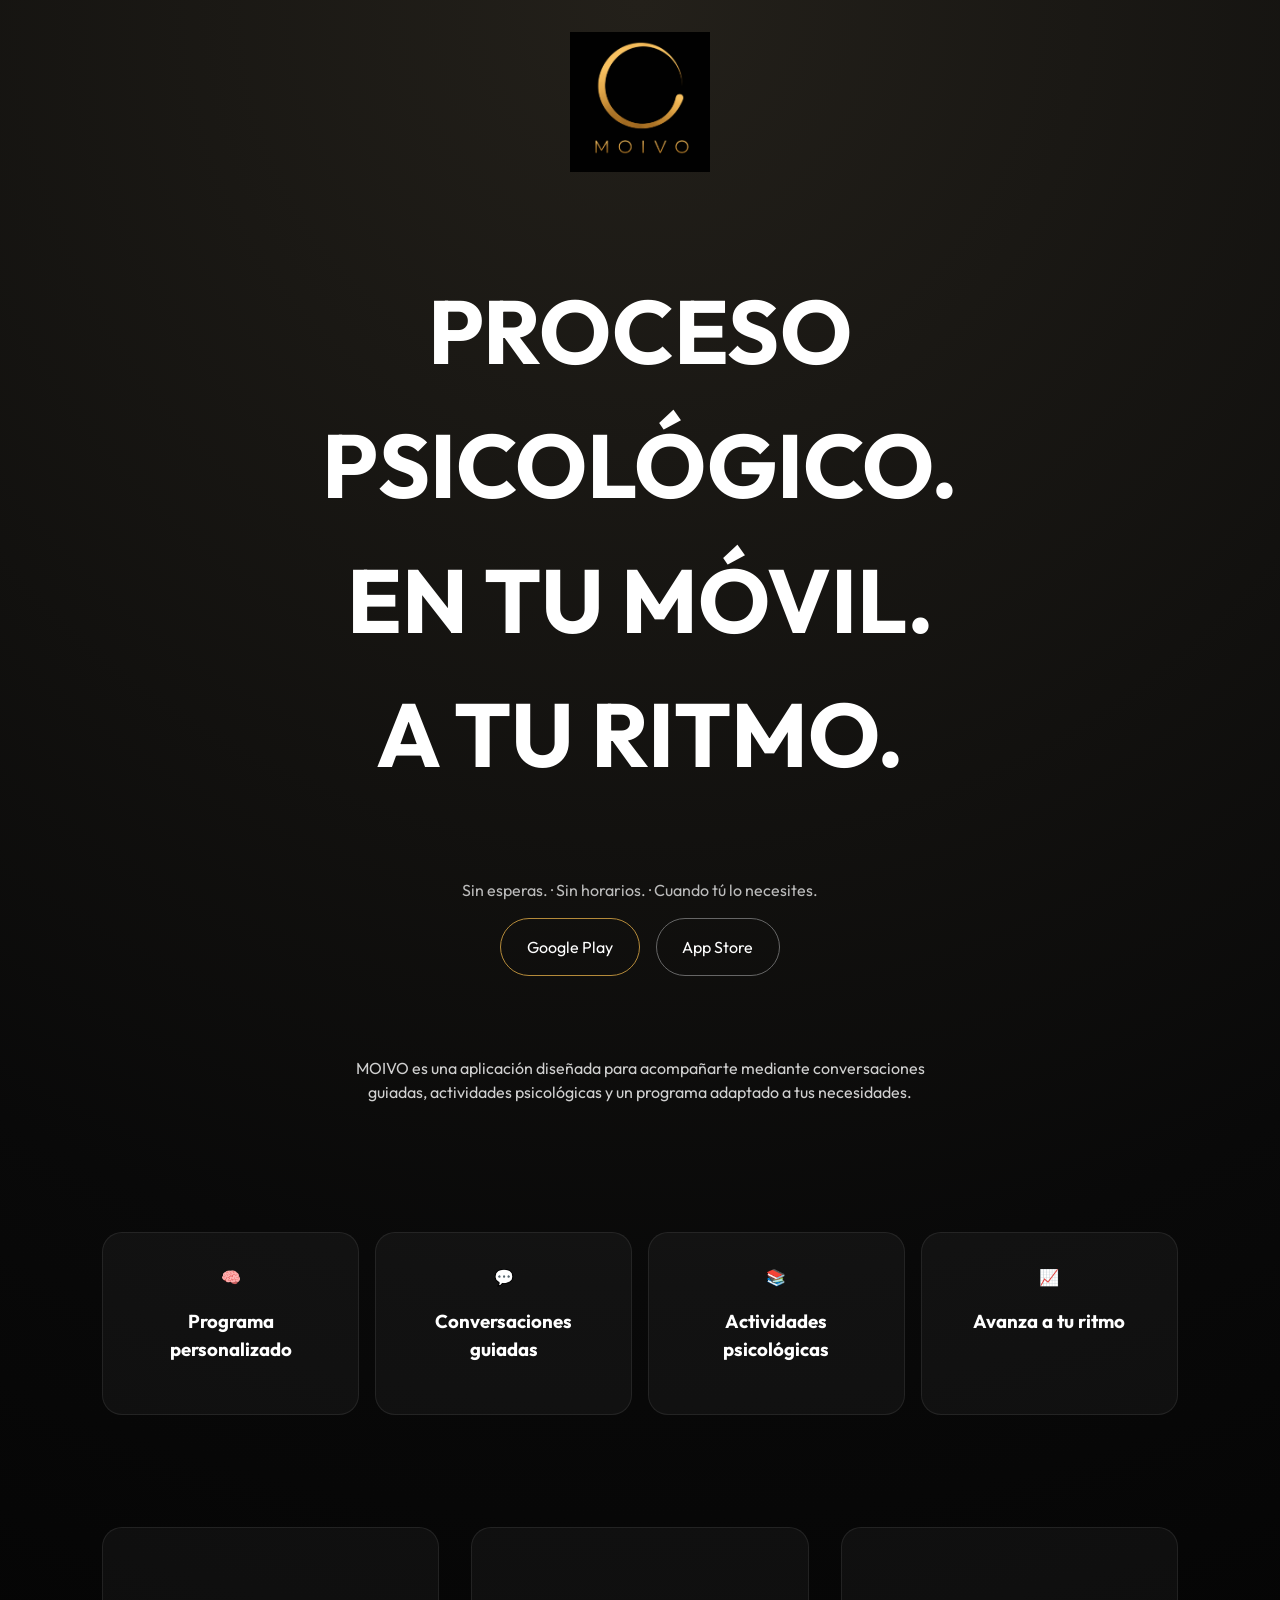
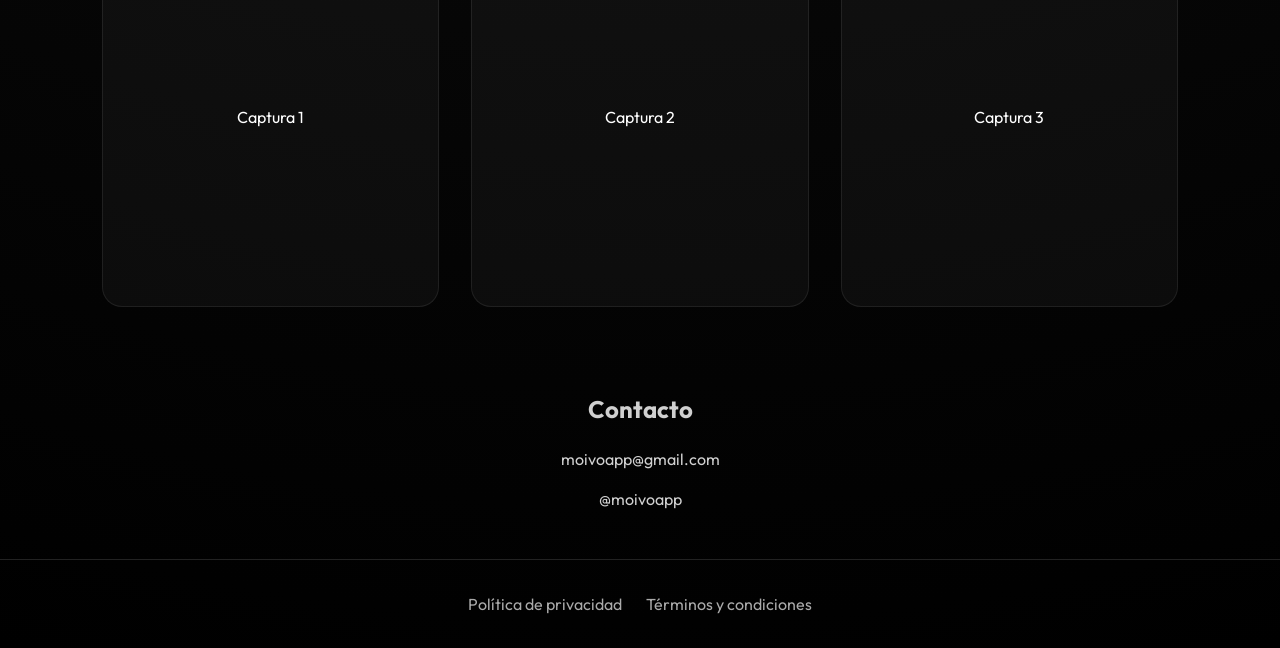
<file: index.html>
<!DOCTYPE html>
<html lang="es">
<head>
<meta charset="UTF-8">
<meta name="viewport" content="width=device-width,initial-scale=1">
<title>MOIVO | Proceso psicológico en tu móvil</title>
<meta name="description" content="Proceso psicológico. En tu móvil. A tu ritmo.">
<meta property="og:title" content="MOIVO">
<meta property="og:description" content="Proceso psicológico. En tu móvil. A tu ritmo.">
<link rel="stylesheet" href="styles.css">
</head>
<body>
<header class="hero">
<img src="images/logo.png" class="logo-img" alt="MOIVO logo">
<h1>PROCESO PSICOLÓGICO.<br>EN TU MÓVIL.<br>A TU RITMO.</h1>
<p class="sub">Sin esperas. · Sin horarios. · Cuando tú lo necesites.</p>
<div class="buttons">
<a class="btn disabled">Google Play</a>
<a class="btn secondary disabled">App Store</a>
</div>
</header>

<section class="intro">
<p>MOIVO es una aplicación diseñada para acompañarte mediante conversaciones guiadas, actividades psicológicas y un programa adaptado a tus necesidades.</p>
</section>

<section class="cards">
<div class="card">🧠<h3>Programa personalizado</h3></div>
<div class="card">💬<h3>Conversaciones guiadas</h3></div>
<div class="card">📚<h3>Actividades psicológicas</h3></div>
<div class="card">📈<h3>Avanza a tu ritmo</h3></div>
</section>

<section class="phones">
<div class="phone">Captura 1</div>
<div class="phone">Captura 2</div>
<div class="phone">Captura 3</div>
</section>

<section class="contact">
<h2>Contacto</h2>
<p>moivoapp@gmail.com</p>
<p>@moivoapp</p>
</section>

<footer>
<a href="privacy.html">Política de privacidad</a>
<a href="terms.html">Términos y condiciones</a>
</footer>
</body>
</html>
</file>
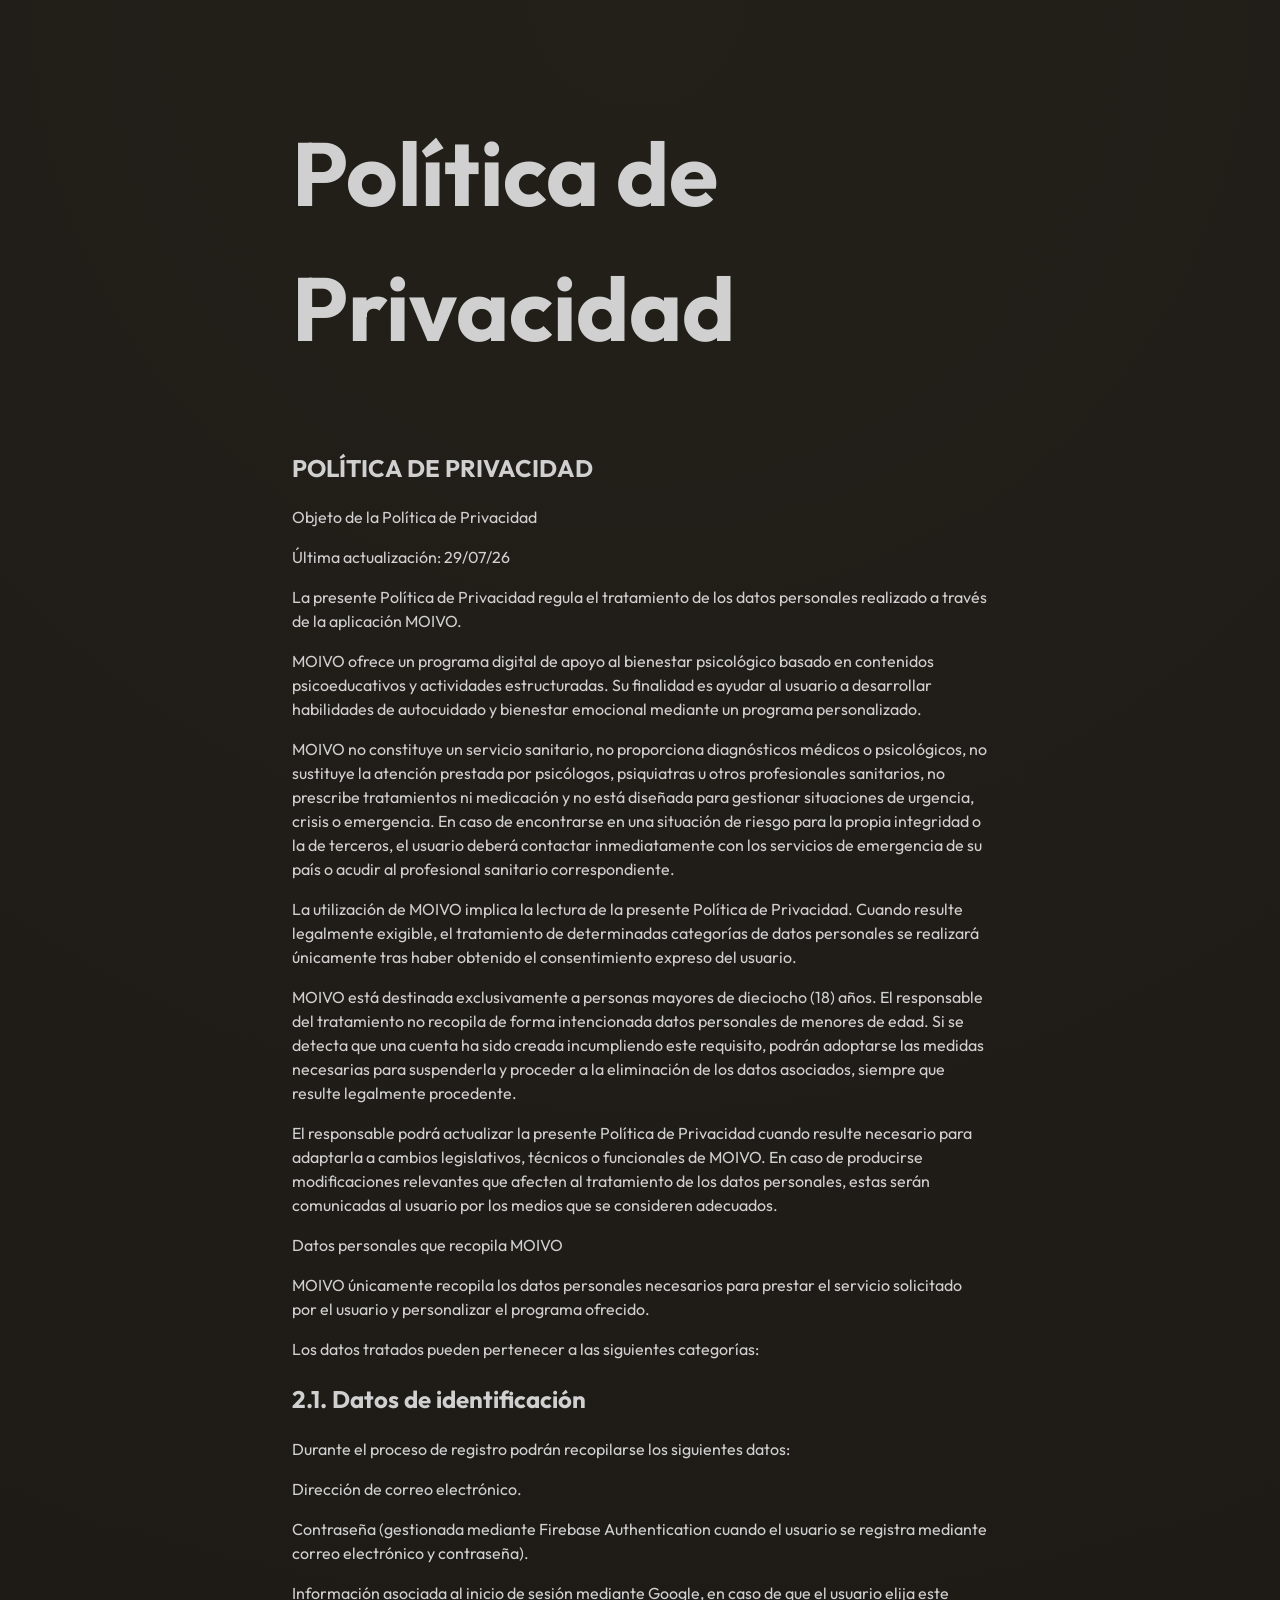
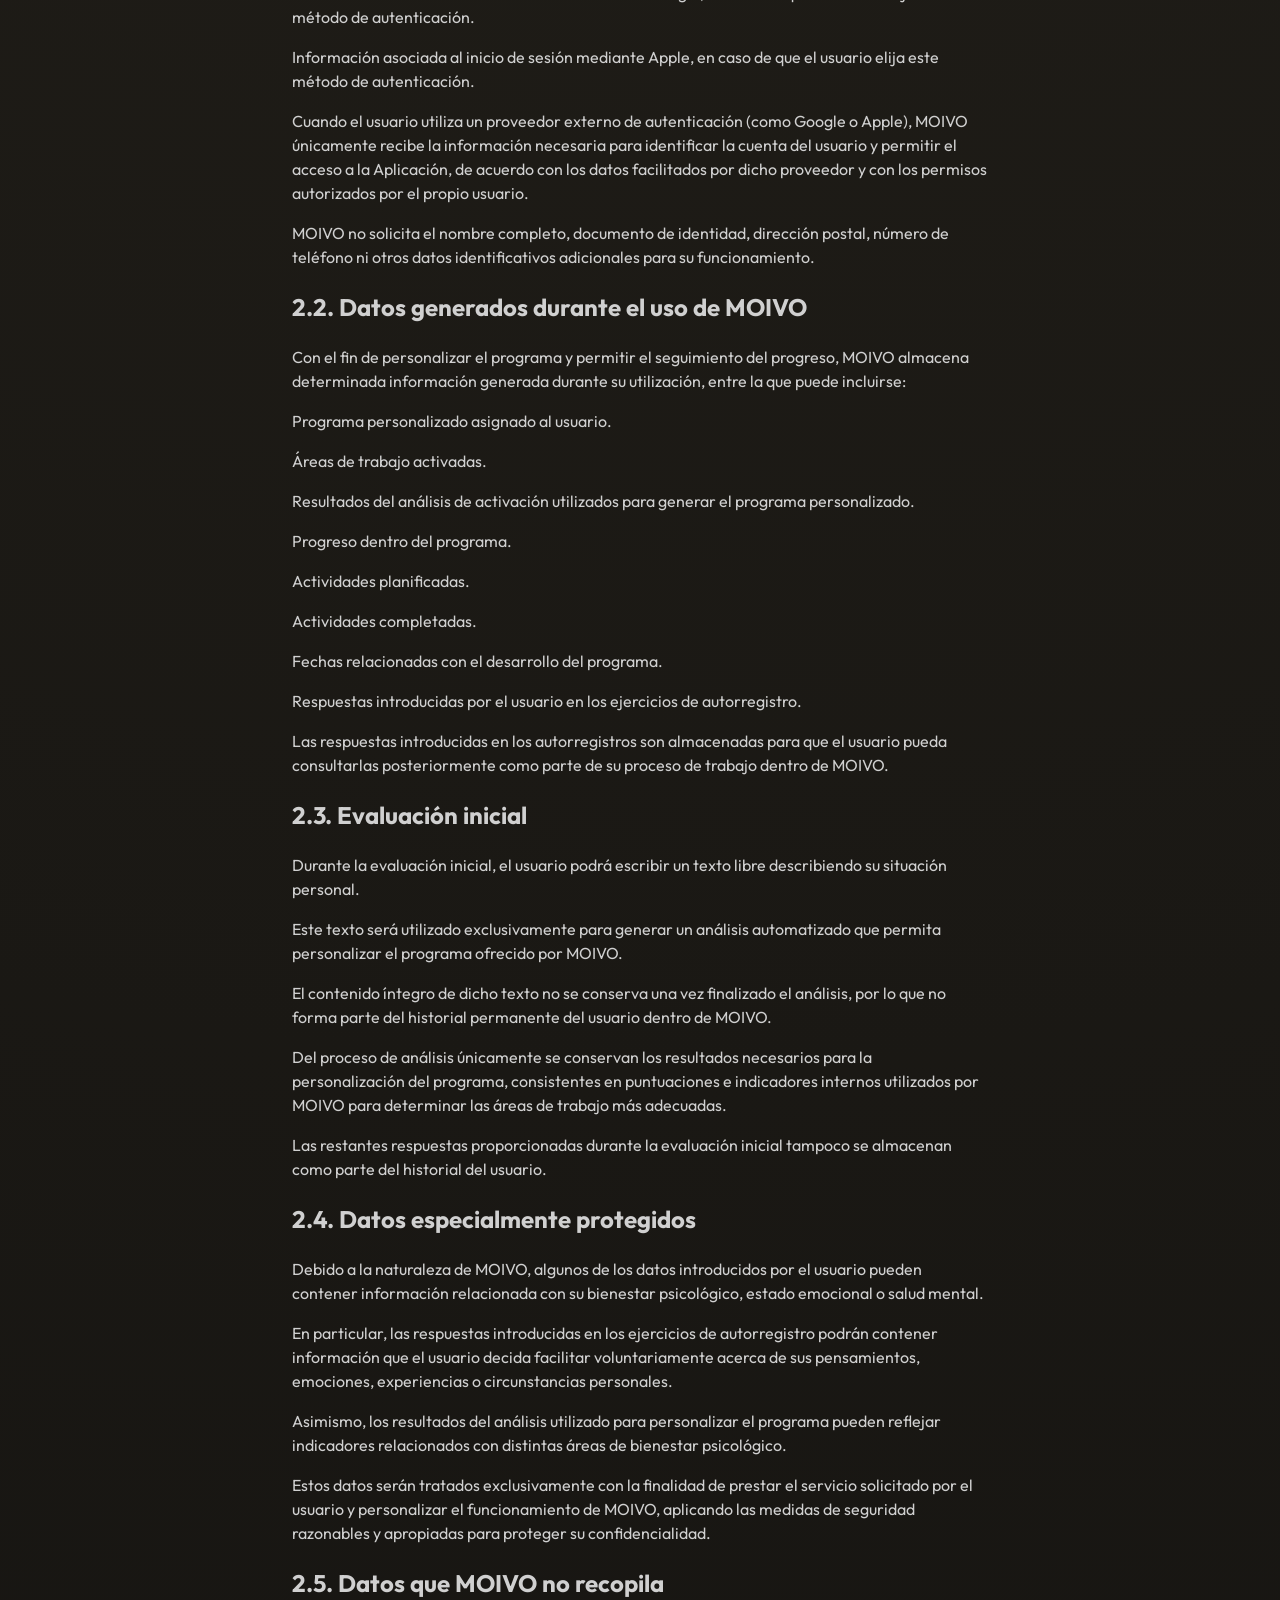
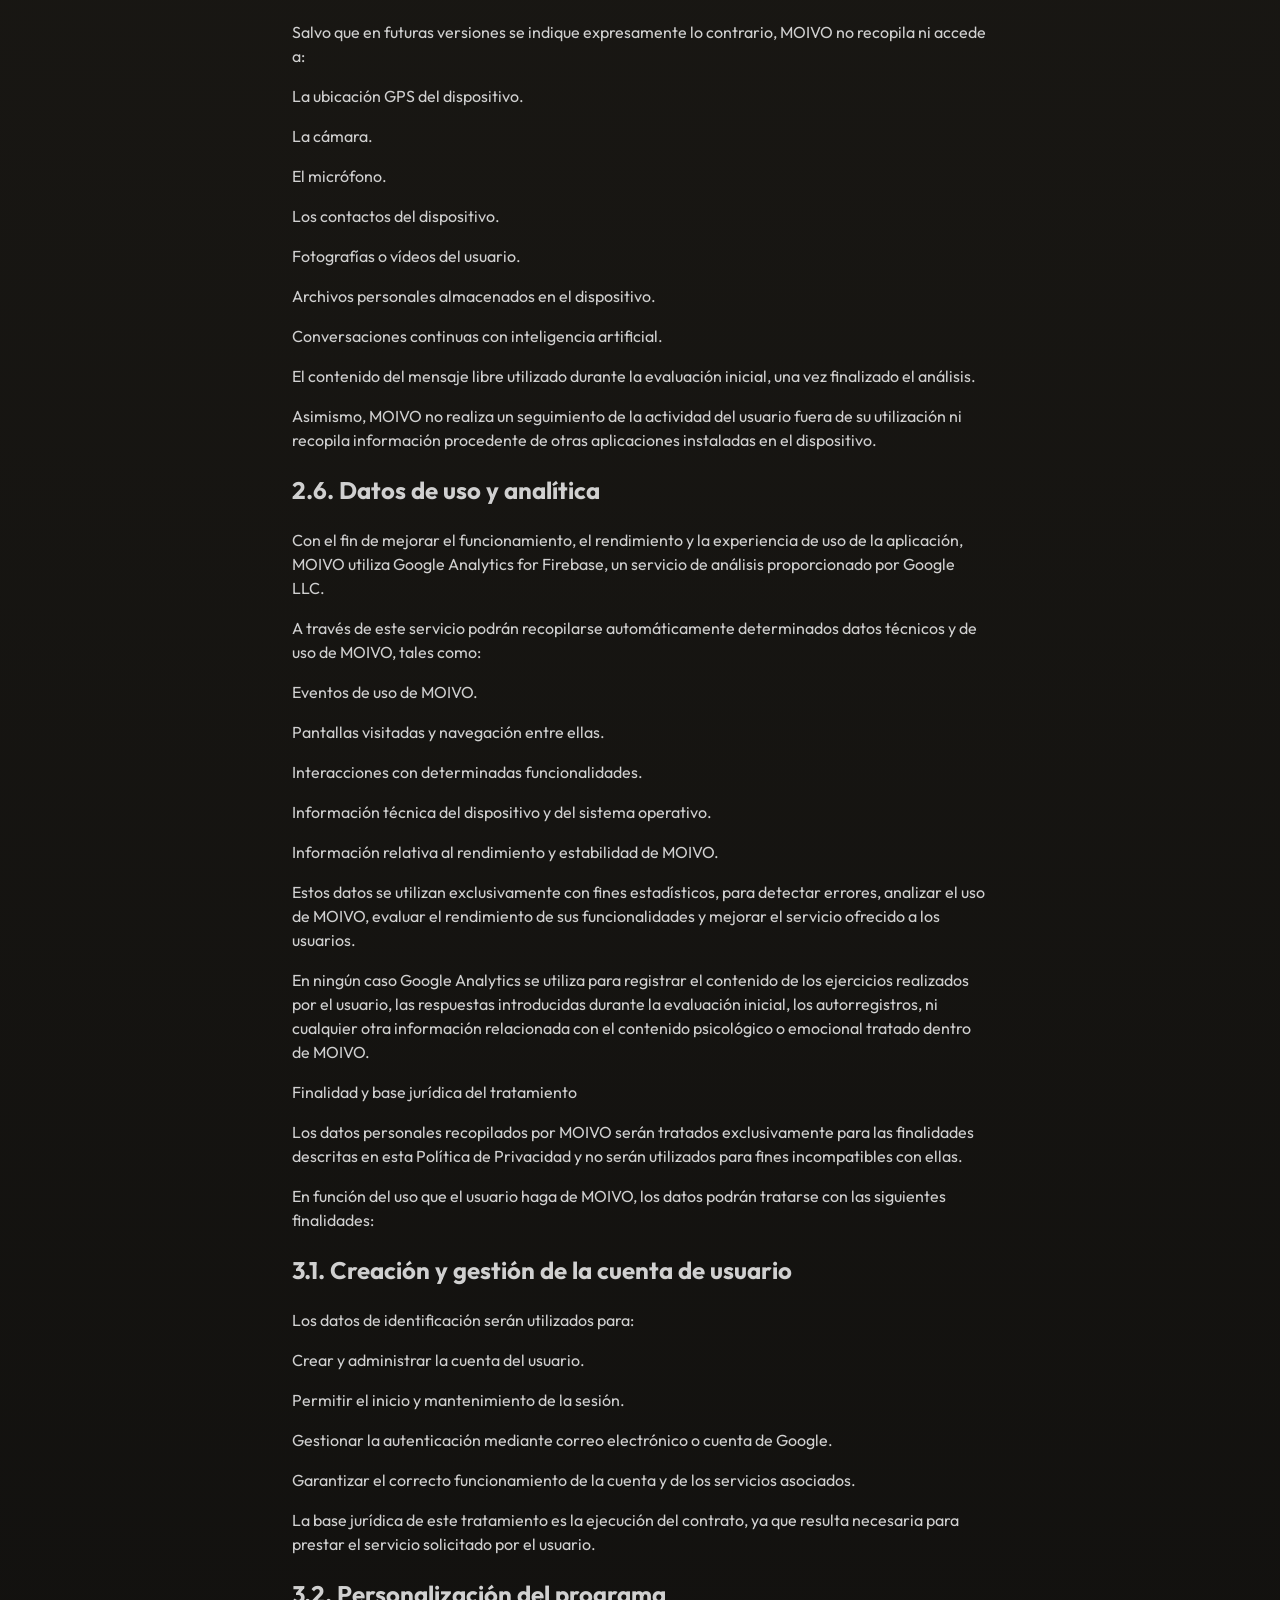
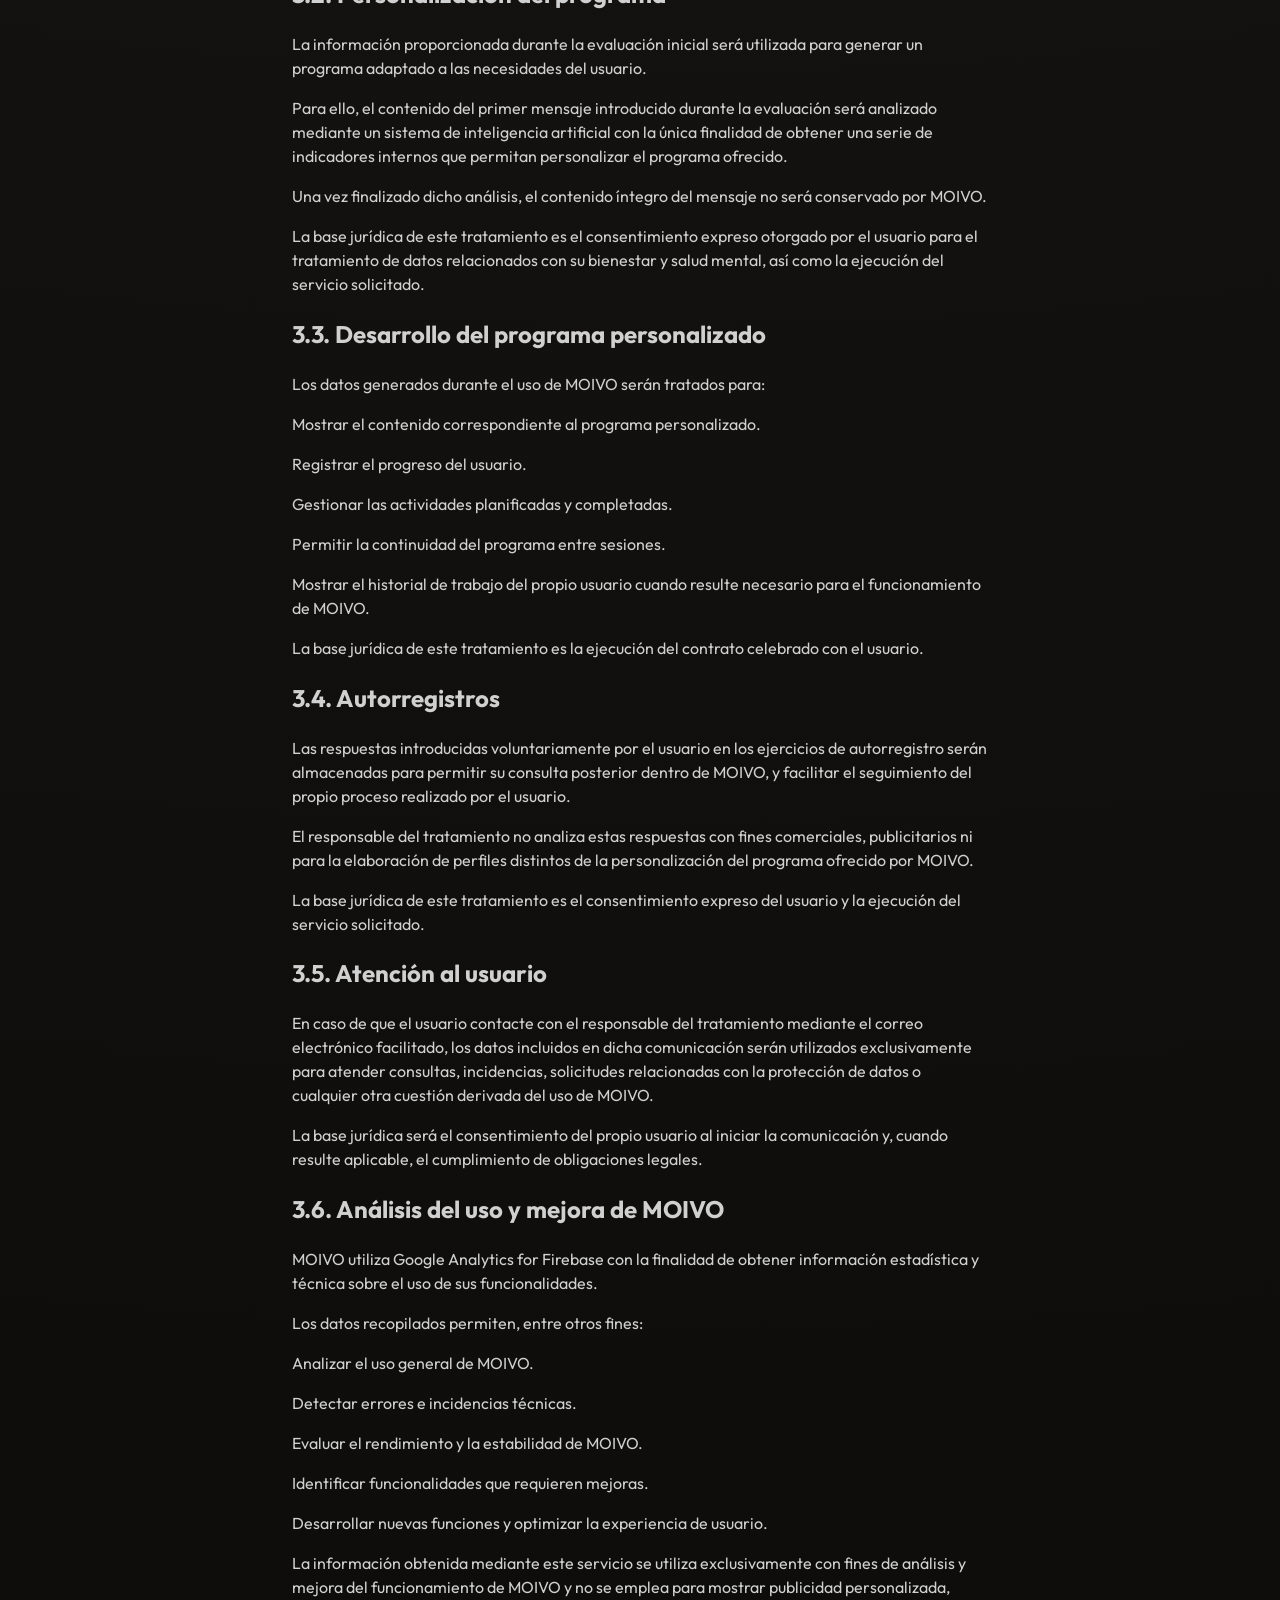
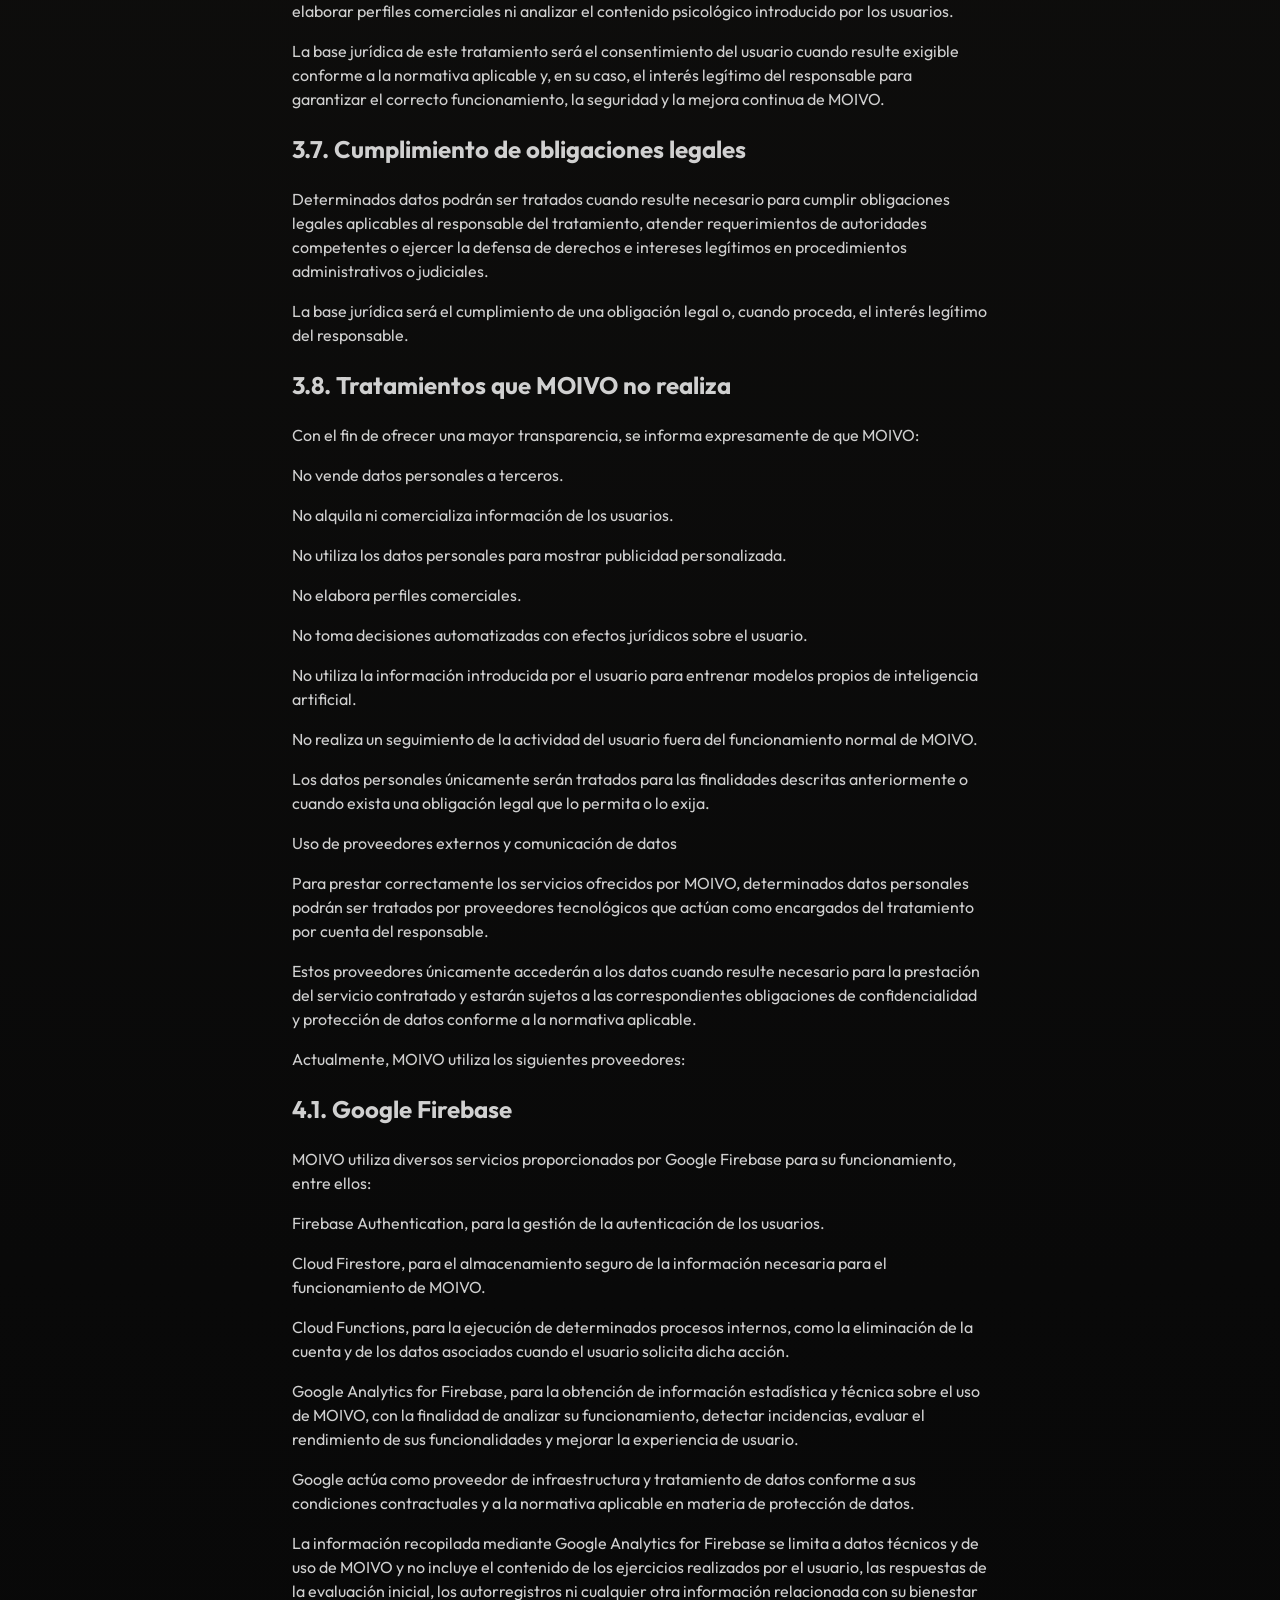
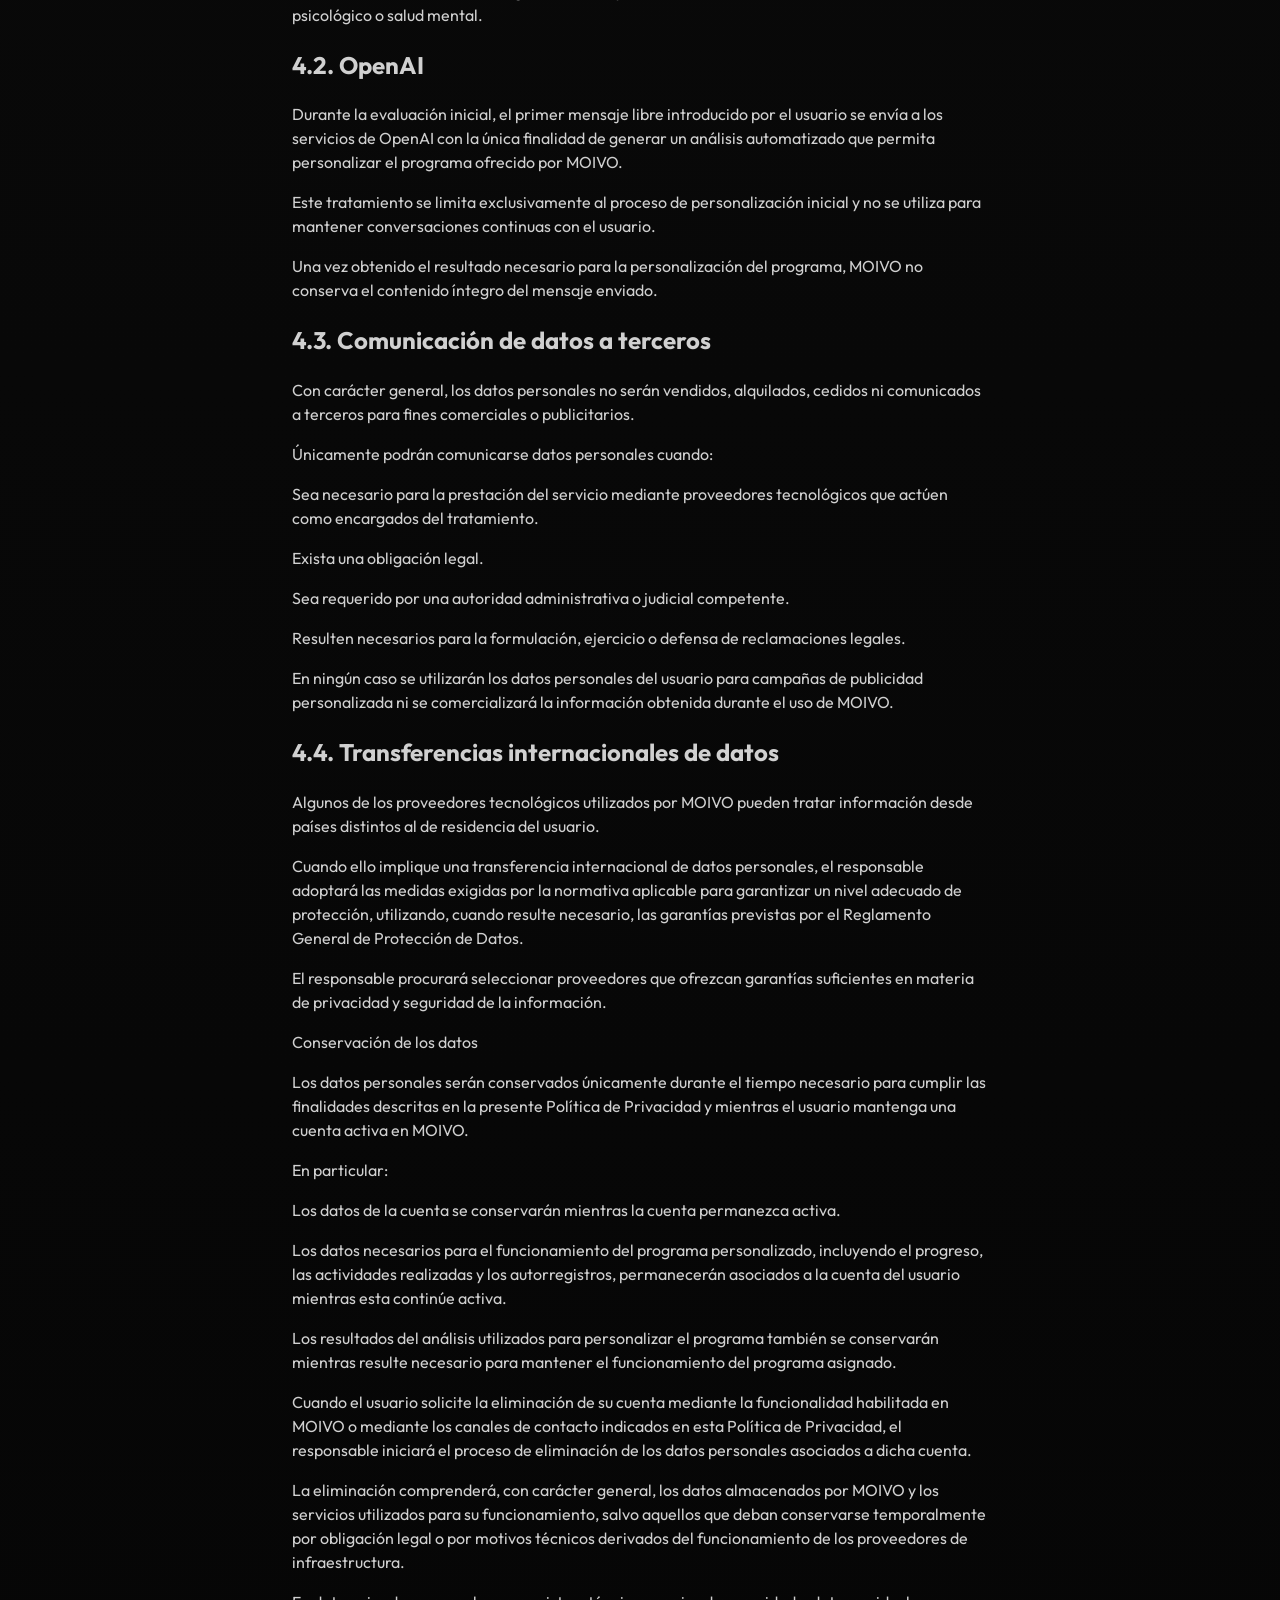
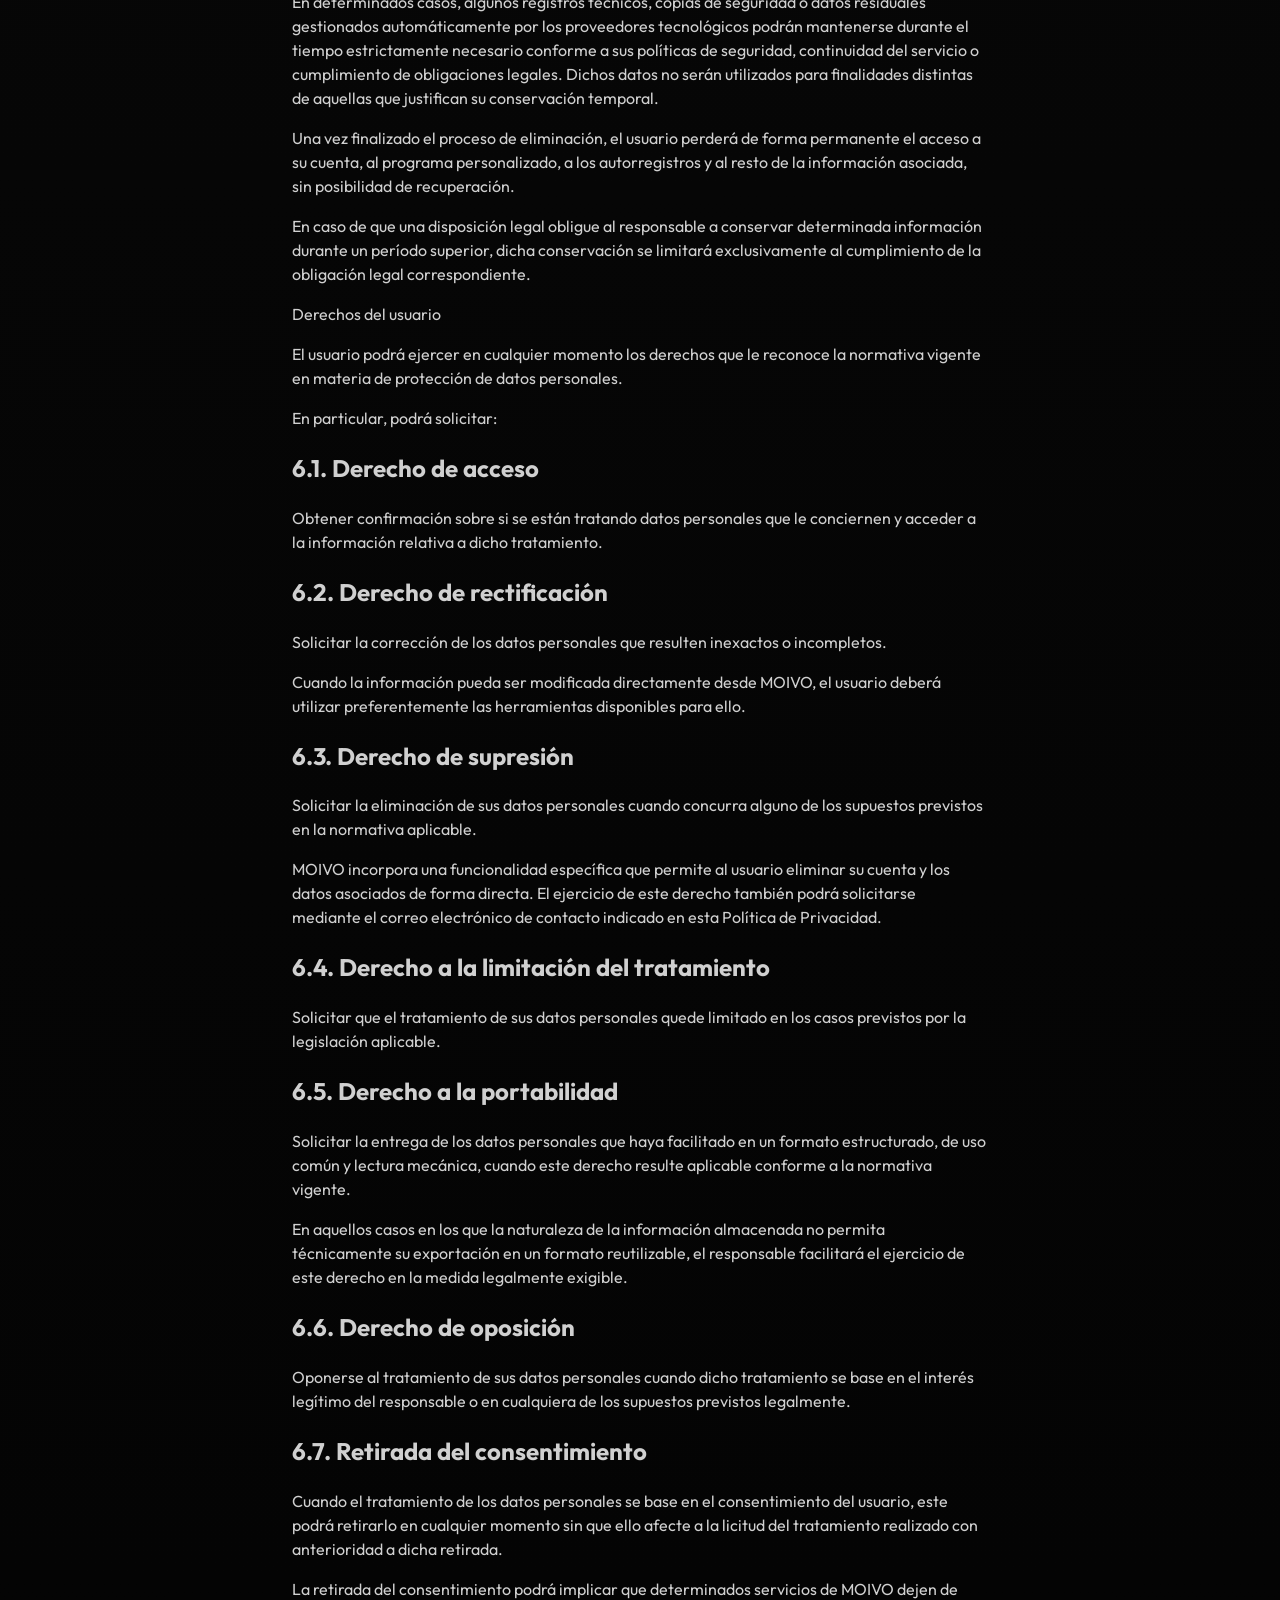
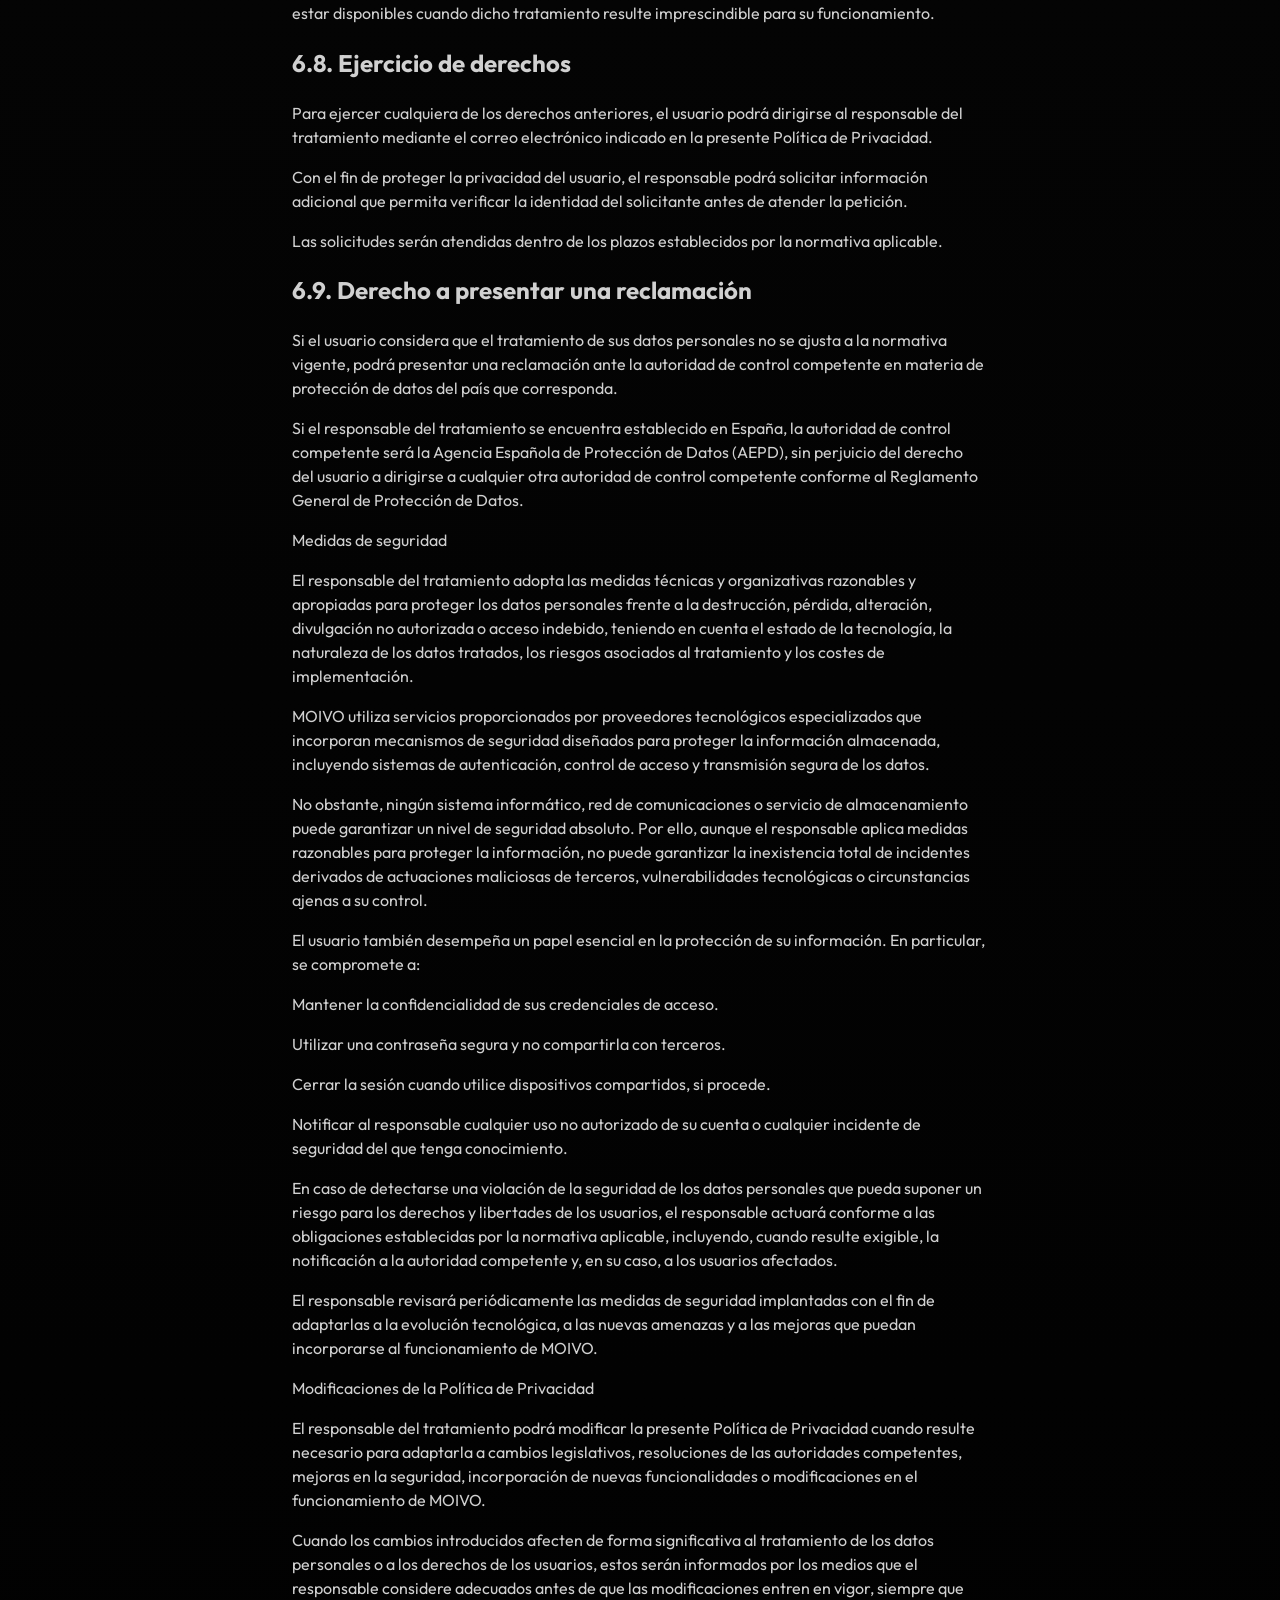
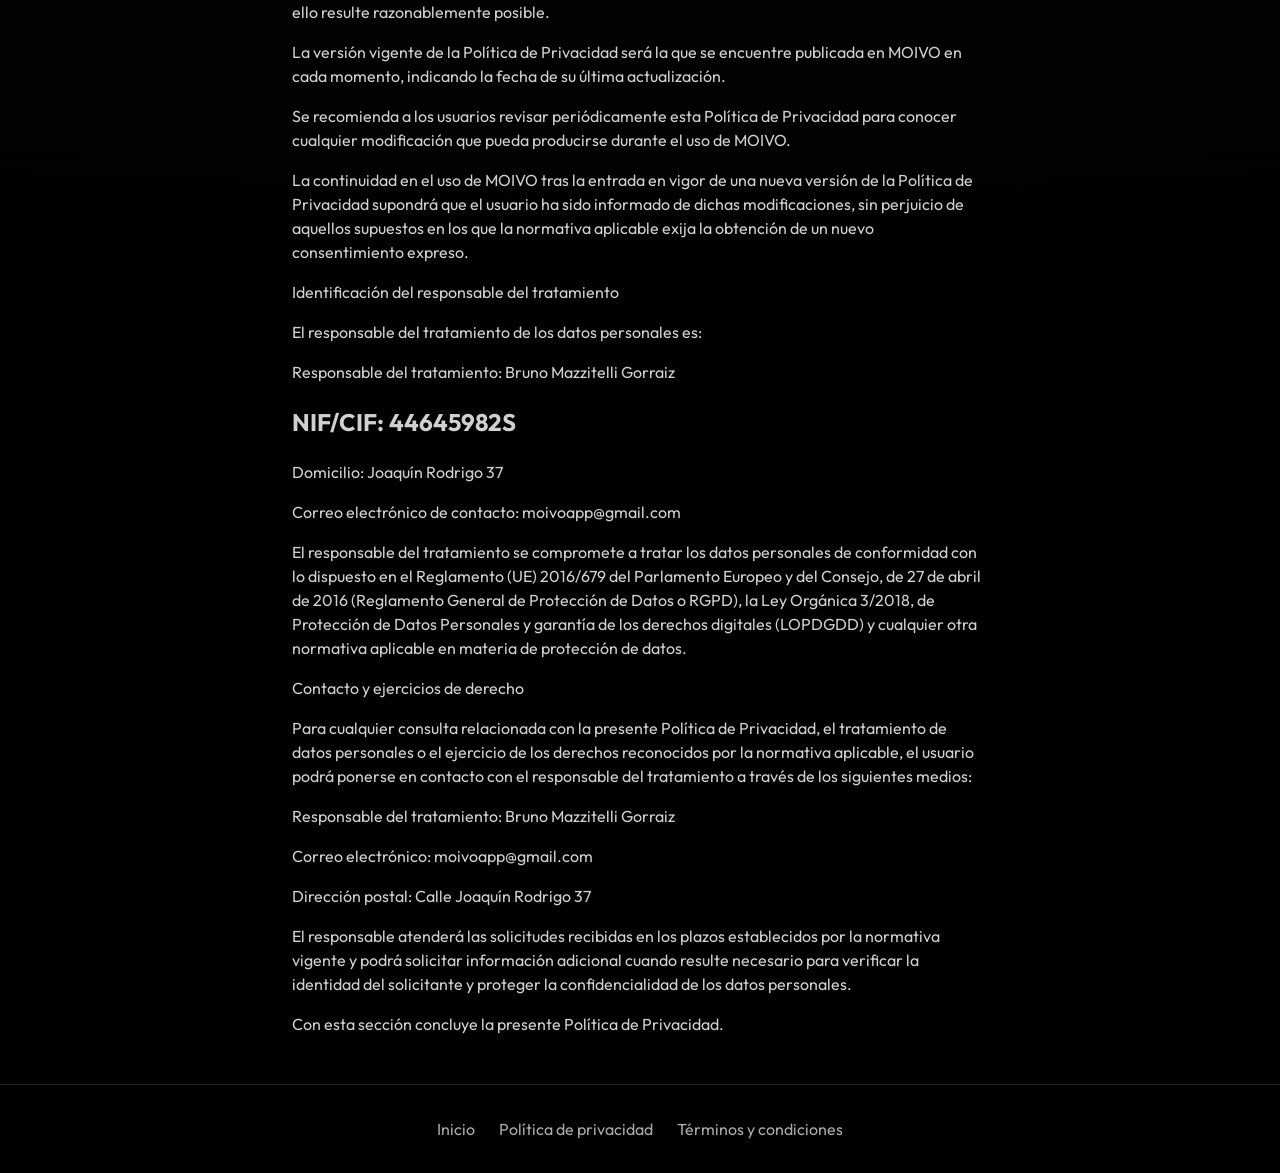
<file: privacy.html>
<!DOCTYPE html><html lang="es"><head><meta charset="utf-8"><meta name="viewport" content="width=device-width,initial-scale=1"><title>Política de Privacidad</title><link rel="stylesheet" href="styles.css"></head><body><section class="intro" style="text-align:left;max-width:900px"><h1>Política de Privacidad</h1>
<h2>POLÍTICA DE PRIVACIDAD</h2>
<p>Objeto de la Política de Privacidad</p>
<p>Última actualización: 29/07/26</p>
<p>La presente Política de Privacidad regula el tratamiento de los datos personales realizado a través de la aplicación MOIVO.</p>
<p>MOIVO  ofrece un programa digital de apoyo al bienestar psicológico basado en contenidos psicoeducativos y actividades estructuradas. Su finalidad es ayudar al usuario a desarrollar habilidades de autocuidado y bienestar emocional mediante un programa personalizado.</p>
<p>MOIVO no constituye un servicio sanitario, no proporciona diagnósticos médicos o psicológicos, no sustituye la atención prestada por psicólogos, psiquiatras u otros profesionales sanitarios, no prescribe tratamientos ni medicación y no está diseñada para gestionar situaciones de urgencia, crisis o emergencia. En caso de encontrarse en una situación de riesgo para la propia integridad o la de terceros, el usuario deberá contactar inmediatamente con los servicios de emergencia de su país o acudir al profesional sanitario correspondiente.</p>
<p>La utilización de MOIVO implica la lectura de la presente Política de Privacidad. Cuando resulte legalmente exigible, el tratamiento de determinadas categorías de datos personales se realizará únicamente tras haber obtenido el consentimiento expreso del usuario.</p>
<p>MOIVO está destinada exclusivamente a personas mayores de dieciocho (18) años. El responsable del tratamiento no recopila de forma intencionada datos personales de menores de edad. Si se detecta que una cuenta ha sido creada incumpliendo este requisito, podrán adoptarse las medidas necesarias para suspenderla y proceder a la eliminación de los datos asociados, siempre que resulte legalmente procedente.</p>
<p>El responsable podrá actualizar la presente Política de Privacidad cuando resulte necesario para adaptarla a cambios legislativos, técnicos o funcionales de MOIVO. En caso de producirse modificaciones relevantes que afecten al tratamiento de los datos personales, estas serán comunicadas al usuario por los medios que se consideren adecuados.</p>
<p>Datos personales que recopila MOIVO</p>
<p>MOIVO únicamente recopila los datos personales necesarios para prestar el servicio solicitado por el usuario y personalizar el programa ofrecido.</p>
<p>Los datos tratados pueden pertenecer a las siguientes categorías:</p>
<h2>2.1. Datos de identificación</h2>
<p>Durante el proceso de registro podrán recopilarse los siguientes datos:</p>
<p>Dirección de correo electrónico.</p>
<p>Contraseña (gestionada mediante Firebase Authentication cuando el usuario se registra mediante correo electrónico y contraseña).</p>
<p>Información asociada al inicio de sesión mediante Google, en caso de que el usuario elija este método de autenticación.</p>
<p>Información asociada al inicio de sesión mediante Apple, en caso de que el usuario elija este método de autenticación.</p>
<p>Cuando el usuario utiliza un proveedor externo de autenticación (como Google o Apple), MOIVO únicamente recibe la información necesaria para identificar la cuenta del usuario y permitir el acceso a la Aplicación, de acuerdo con los datos facilitados por dicho proveedor y con los permisos autorizados por el propio usuario.</p>
<p>MOIVO no solicita el nombre completo, documento de identidad, dirección postal, número de teléfono ni otros datos identificativos adicionales para su funcionamiento.</p>
<h2>2.2. Datos generados durante el uso de MOIVO</h2>
<p>Con el fin de personalizar el programa y permitir el seguimiento del progreso, MOIVO almacena determinada información generada durante su utilización, entre la que puede incluirse:</p>
<p>Programa personalizado asignado al usuario.</p>
<p>Áreas de trabajo activadas.</p>
<p>Resultados del análisis de activación utilizados para generar el programa personalizado.</p>
<p>Progreso dentro del programa.</p>
<p>Actividades planificadas.</p>
<p>Actividades completadas.</p>
<p>Fechas relacionadas con el desarrollo del programa.</p>
<p>Respuestas introducidas por el usuario en los ejercicios de autorregistro.</p>
<p>Las respuestas introducidas en los autorregistros son almacenadas para que el usuario pueda consultarlas posteriormente como parte de su proceso de trabajo dentro de MOIVO.</p>
<h2>2.3. Evaluación inicial</h2>
<p>Durante la evaluación inicial, el usuario podrá escribir un texto libre describiendo su situación personal.</p>
<p>Este texto será utilizado exclusivamente para generar un análisis automatizado que permita personalizar el programa ofrecido por MOIVO.</p>
<p>El contenido íntegro de dicho texto no se conserva una vez finalizado el análisis, por lo que no forma parte del historial permanente del usuario dentro de MOIVO.</p>
<p>Del proceso de análisis únicamente se conservan los resultados necesarios para la personalización del programa, consistentes en puntuaciones e indicadores internos utilizados por MOIVO para determinar las áreas de trabajo más adecuadas.</p>
<p>Las restantes respuestas proporcionadas durante la evaluación inicial tampoco se almacenan como parte del historial del usuario.</p>
<h2>2.4. Datos especialmente protegidos</h2>
<p>Debido a la naturaleza de MOIVO, algunos de los datos introducidos por el usuario pueden contener información relacionada con su bienestar psicológico, estado emocional o salud mental.</p>
<p>En particular, las respuestas introducidas en los ejercicios de autorregistro podrán contener información que el usuario decida facilitar voluntariamente acerca de sus pensamientos, emociones, experiencias o circunstancias personales.</p>
<p>Asimismo, los resultados del análisis utilizado para personalizar el programa pueden reflejar indicadores relacionados con distintas áreas de bienestar psicológico.</p>
<p>Estos datos serán tratados exclusivamente con la finalidad de prestar el servicio solicitado por el usuario y personalizar el funcionamiento de MOIVO, aplicando las medidas de seguridad razonables y apropiadas para proteger su confidencialidad.</p>
<h2>2.5. Datos que MOIVO no recopila</h2>
<p>Salvo que en futuras versiones se indique expresamente lo contrario, MOIVO no recopila ni accede a:</p>
<p>La ubicación GPS del dispositivo.</p>
<p>La cámara.</p>
<p>El micrófono.</p>
<p>Los contactos del dispositivo.</p>
<p>Fotografías o vídeos del usuario.</p>
<p>Archivos personales almacenados en el dispositivo.</p>
<p>Conversaciones continuas con inteligencia artificial.</p>
<p>El contenido del mensaje libre utilizado durante la evaluación inicial, una vez finalizado el análisis.</p>
<p>Asimismo, MOIVO no realiza un seguimiento de la actividad del usuario fuera de su utilización ni recopila información procedente de otras aplicaciones instaladas en el dispositivo.</p>
<h2>2.6. Datos de uso y analítica</h2>
<p>Con el fin de mejorar el funcionamiento, el rendimiento y la experiencia de uso de la aplicación, MOIVO utiliza Google Analytics for Firebase, un servicio de análisis proporcionado por Google LLC.</p>
<p>A través de este servicio podrán recopilarse automáticamente determinados datos técnicos y de uso de MOIVO, tales como:</p>
<p>Eventos de uso de MOIVO.</p>
<p>Pantallas visitadas y navegación entre ellas.</p>
<p>Interacciones con determinadas funcionalidades.</p>
<p>Información técnica del dispositivo y del sistema operativo.</p>
<p>Información relativa al rendimiento y estabilidad de MOIVO.</p>
<p>Estos datos se utilizan exclusivamente con fines estadísticos, para detectar errores, analizar el uso de MOIVO, evaluar el rendimiento de sus funcionalidades y mejorar el servicio ofrecido a los usuarios.</p>
<p>En ningún caso Google Analytics se utiliza para registrar el contenido de los ejercicios realizados por el usuario, las respuestas introducidas durante la evaluación inicial, los autorregistros, ni cualquier otra información relacionada con el contenido psicológico o emocional tratado dentro de MOIVO.</p>
<p>Finalidad y base jurídica del tratamiento</p>
<p>Los datos personales recopilados por MOIVO serán tratados exclusivamente para las finalidades descritas en esta Política de Privacidad y no serán utilizados para fines incompatibles con ellas.</p>
<p>En función del uso que el usuario haga de MOIVO, los datos podrán tratarse con las siguientes finalidades:</p>
<h2>3.1. Creación y gestión de la cuenta de usuario</h2>
<p>Los datos de identificación serán utilizados para:</p>
<p>Crear y administrar la cuenta del usuario.</p>
<p>Permitir el inicio y mantenimiento de la sesión.</p>
<p>Gestionar la autenticación mediante correo electrónico o cuenta de Google.</p>
<p>Garantizar el correcto funcionamiento de la cuenta y de los servicios asociados.</p>
<p>La base jurídica de este tratamiento es la ejecución del contrato, ya que resulta necesaria para prestar el servicio solicitado por el usuario.</p>
<h2>3.2. Personalización del programa</h2>
<p>La información proporcionada durante la evaluación inicial será utilizada para generar un programa adaptado a las necesidades del usuario.</p>
<p>Para ello, el contenido del primer mensaje introducido durante la evaluación será analizado mediante un sistema de inteligencia artificial con la única finalidad de obtener una serie de indicadores internos que permitan personalizar el programa ofrecido.</p>
<p>Una vez finalizado dicho análisis, el contenido íntegro del mensaje no será conservado por MOIVO.</p>
<p>La base jurídica de este tratamiento es el consentimiento expreso otorgado por el usuario para el tratamiento de datos relacionados con su bienestar y salud mental, así como la ejecución del servicio solicitado.</p>
<h2>3.3. Desarrollo del programa personalizado</h2>
<p>Los datos generados durante el uso de MOIVO serán tratados para:</p>
<p>Mostrar el contenido correspondiente al programa personalizado.</p>
<p>Registrar el progreso del usuario.</p>
<p>Gestionar las actividades planificadas y completadas.</p>
<p>Permitir la continuidad del programa entre sesiones.</p>
<p>Mostrar el historial de trabajo del propio usuario cuando resulte necesario para el funcionamiento de MOIVO.</p>
<p>La base jurídica de este tratamiento es la ejecución del contrato celebrado con el usuario.</p>
<h2>3.4. Autorregistros</h2>
<p>Las respuestas introducidas voluntariamente por el usuario en los ejercicios de autorregistro serán almacenadas para permitir su consulta posterior dentro de MOIVO, y facilitar el seguimiento del propio proceso realizado por el usuario.</p>
<p>El responsable del tratamiento no analiza estas respuestas con fines comerciales, publicitarios ni para la elaboración de perfiles distintos de la personalización del programa ofrecido por MOIVO.</p>
<p>La base jurídica de este tratamiento es el consentimiento expreso del usuario y la ejecución del servicio solicitado.</p>
<h2>3.5. Atención al usuario</h2>
<p>En caso de que el usuario contacte con el responsable del tratamiento mediante el correo electrónico facilitado, los datos incluidos en dicha comunicación serán utilizados exclusivamente para atender consultas, incidencias, solicitudes relacionadas con la protección de datos o cualquier otra cuestión derivada del uso de MOIVO.</p>
<p>La base jurídica será el consentimiento del propio usuario al iniciar la comunicación y, cuando resulte aplicable, el cumplimiento de obligaciones legales.</p>
<h2>3.6. Análisis del uso y mejora de MOIVO</h2>
<p>MOIVO utiliza Google Analytics for Firebase con la finalidad de obtener información estadística y técnica sobre el uso de sus funcionalidades.</p>
<p>Los datos recopilados permiten, entre otros fines:</p>
<p>Analizar el uso general de MOIVO.</p>
<p>Detectar errores e incidencias técnicas.</p>
<p>Evaluar el rendimiento y la estabilidad de MOIVO.</p>
<p>Identificar funcionalidades que requieren mejoras.</p>
<p>Desarrollar nuevas funciones y optimizar la experiencia de usuario.</p>
<p>La información obtenida mediante este servicio se utiliza exclusivamente con fines de análisis y mejora del funcionamiento de MOIVO y no se emplea para mostrar publicidad personalizada, elaborar perfiles comerciales ni analizar el contenido psicológico introducido por los usuarios.</p>
<p>La base jurídica de este tratamiento será el consentimiento del usuario cuando resulte exigible conforme a la normativa aplicable y, en su caso, el interés legítimo del responsable para garantizar el correcto funcionamiento, la seguridad y la mejora continua de MOIVO.</p>
<h2>3.7. Cumplimiento de obligaciones legales</h2>
<p>Determinados datos podrán ser tratados cuando resulte necesario para cumplir obligaciones legales aplicables al responsable del tratamiento, atender requerimientos de autoridades competentes o ejercer la defensa de derechos e intereses legítimos en procedimientos administrativos o judiciales.</p>
<p>La base jurídica será el cumplimiento de una obligación legal o, cuando proceda, el interés legítimo del responsable.</p>
<h2>3.8. Tratamientos que MOIVO no realiza</h2>
<p>Con el fin de ofrecer una mayor transparencia, se informa expresamente de que MOIVO:</p>
<p>No vende datos personales a terceros.</p>
<p>No alquila ni comercializa información de los usuarios.</p>
<p>No utiliza los datos personales para mostrar publicidad personalizada.</p>
<p>No elabora perfiles comerciales.</p>
<p>No toma decisiones automatizadas con efectos jurídicos sobre el usuario.</p>
<p>No utiliza la información introducida por el usuario para entrenar modelos propios de inteligencia artificial.</p>
<p>No realiza un seguimiento de la actividad del usuario fuera del funcionamiento normal de MOIVO.</p>
<p>Los datos personales únicamente serán tratados para las finalidades descritas anteriormente o cuando exista una obligación legal que lo permita o lo exija.</p>
<p>Uso de proveedores externos y comunicación de datos</p>
<p>Para prestar correctamente los servicios ofrecidos por MOIVO, determinados datos personales podrán ser tratados por proveedores tecnológicos que actúan como encargados del tratamiento por cuenta del responsable.</p>
<p>Estos proveedores únicamente accederán a los datos cuando resulte necesario para la prestación del servicio contratado y estarán sujetos a las correspondientes obligaciones de confidencialidad y protección de datos conforme a la normativa aplicable.</p>
<p>Actualmente, MOIVO utiliza los siguientes proveedores:</p>
<h2>4.1. Google Firebase</h2>
<p>MOIVO utiliza diversos servicios proporcionados por Google Firebase para su funcionamiento, entre ellos:</p>
<p>Firebase Authentication, para la gestión de la autenticación de los usuarios.</p>
<p>Cloud Firestore, para el almacenamiento seguro de la información necesaria para el funcionamiento de MOIVO.</p>
<p>Cloud Functions, para la ejecución de determinados procesos internos, como la eliminación de la cuenta y de los datos asociados cuando el usuario solicita dicha acción.</p>
<p>Google Analytics for Firebase, para la obtención de información estadística y técnica sobre el uso de MOIVO, con la finalidad de analizar su funcionamiento, detectar incidencias, evaluar el rendimiento de sus funcionalidades y mejorar la experiencia de usuario.</p>
<p>Google actúa como proveedor de infraestructura y tratamiento de datos conforme a sus condiciones contractuales y a la normativa aplicable en materia de protección de datos.</p>
<p>La información recopilada mediante Google Analytics for Firebase se limita a datos técnicos y de uso de MOIVO y no incluye el contenido de los ejercicios realizados por el usuario, las respuestas de la evaluación inicial, los autorregistros ni cualquier otra información relacionada con su bienestar psicológico o salud mental.</p>
<h2>4.2. OpenAI</h2>
<p>Durante la evaluación inicial, el primer mensaje libre introducido por el usuario se envía a los servicios de OpenAI con la única finalidad de generar un análisis automatizado que permita personalizar el programa ofrecido por MOIVO.</p>
<p>Este tratamiento se limita exclusivamente al proceso de personalización inicial y no se utiliza para mantener conversaciones continuas con el usuario.</p>
<p>Una vez obtenido el resultado necesario para la personalización del programa, MOIVO no conserva el contenido íntegro del mensaje enviado.</p>
<h2>4.3. Comunicación de datos a terceros</h2>
<p>Con carácter general, los datos personales no serán vendidos, alquilados, cedidos ni comunicados a terceros para fines comerciales o publicitarios.</p>
<p>Únicamente podrán comunicarse datos personales cuando:</p>
<p>Sea necesario para la prestación del servicio mediante proveedores tecnológicos que actúen como encargados del tratamiento.</p>
<p>Exista una obligación legal.</p>
<p>Sea requerido por una autoridad administrativa o judicial competente.</p>
<p>Resulten necesarios para la formulación, ejercicio o defensa de reclamaciones legales.</p>
<p>En ningún caso se utilizarán los datos personales del usuario para campañas de publicidad personalizada ni se comercializará la información obtenida durante el uso de MOIVO.</p>
<h2>4.4. Transferencias internacionales de datos</h2>
<p>Algunos de los proveedores tecnológicos utilizados por MOIVO pueden tratar información desde países distintos al de residencia del usuario.</p>
<p>Cuando ello implique una transferencia internacional de datos personales, el responsable adoptará las medidas exigidas por la normativa aplicable para garantizar un nivel adecuado de protección, utilizando, cuando resulte necesario, las garantías previstas por el Reglamento General de Protección de Datos.</p>
<p>El responsable procurará seleccionar proveedores que ofrezcan garantías suficientes en materia de privacidad y seguridad de la información.</p>
<p>Conservación de los datos</p>
<p>Los datos personales serán conservados únicamente durante el tiempo necesario para cumplir las finalidades descritas en la presente Política de Privacidad y mientras el usuario mantenga una cuenta activa en MOIVO.</p>
<p>En particular:</p>
<p>Los datos de la cuenta se conservarán mientras la cuenta permanezca activa.</p>
<p>Los datos necesarios para el funcionamiento del programa personalizado, incluyendo el progreso, las actividades realizadas y los autorregistros, permanecerán asociados a la cuenta del usuario mientras esta continúe activa.</p>
<p>Los resultados del análisis utilizados para personalizar el programa también se conservarán mientras resulte necesario para mantener el funcionamiento del programa asignado.</p>
<p>Cuando el usuario solicite la eliminación de su cuenta mediante la funcionalidad habilitada en MOIVO o mediante los canales de contacto indicados en esta Política de Privacidad, el responsable iniciará el proceso de eliminación de los datos personales asociados a dicha cuenta.</p>
<p>La eliminación comprenderá, con carácter general, los datos almacenados por MOIVO y los servicios utilizados para su funcionamiento, salvo aquellos que deban conservarse temporalmente por obligación legal o por motivos técnicos derivados del funcionamiento de los proveedores de infraestructura.</p>
<p>En determinados casos, algunos registros técnicos, copias de seguridad o datos residuales gestionados automáticamente por los proveedores tecnológicos podrán mantenerse durante el tiempo estrictamente necesario conforme a sus políticas de seguridad, continuidad del servicio o cumplimiento de obligaciones legales. Dichos datos no serán utilizados para finalidades distintas de aquellas que justifican su conservación temporal.</p>
<p>Una vez finalizado el proceso de eliminación, el usuario perderá de forma permanente el acceso a su cuenta, al programa personalizado, a los autorregistros y al resto de la información asociada, sin posibilidad de recuperación.</p>
<p>En caso de que una disposición legal obligue al responsable a conservar determinada información durante un período superior, dicha conservación se limitará exclusivamente al cumplimiento de la obligación legal correspondiente.</p>
<p>Derechos del usuario</p>
<p>El usuario podrá ejercer en cualquier momento los derechos que le reconoce la normativa vigente en materia de protección de datos personales.</p>
<p>En particular, podrá solicitar:</p>
<h2>6.1. Derecho de acceso</h2>
<p>Obtener confirmación sobre si se están tratando datos personales que le conciernen y acceder a la información relativa a dicho tratamiento.</p>
<h2>6.2. Derecho de rectificación</h2>
<p>Solicitar la corrección de los datos personales que resulten inexactos o incompletos.</p>
<p>Cuando la información pueda ser modificada directamente desde MOIVO, el usuario deberá utilizar preferentemente las herramientas disponibles para ello.</p>
<h2>6.3. Derecho de supresión</h2>
<p>Solicitar la eliminación de sus datos personales cuando concurra alguno de los supuestos previstos en la normativa aplicable.</p>
<p>MOIVO incorpora una funcionalidad específica que permite al usuario eliminar su cuenta y los datos asociados de forma directa. El ejercicio de este derecho también podrá solicitarse mediante el correo electrónico de contacto indicado en esta Política de Privacidad.</p>
<h2>6.4. Derecho a la limitación del tratamiento</h2>
<p>Solicitar que el tratamiento de sus datos personales quede limitado en los casos previstos por la legislación aplicable.</p>
<h2>6.5. Derecho a la portabilidad</h2>
<p>Solicitar la entrega de los datos personales que haya facilitado en un formato estructurado, de uso común y lectura mecánica, cuando este derecho resulte aplicable conforme a la normativa vigente.</p>
<p>En aquellos casos en los que la naturaleza de la información almacenada no permita técnicamente su exportación en un formato reutilizable, el responsable facilitará el ejercicio de este derecho en la medida legalmente exigible.</p>
<h2>6.6. Derecho de oposición</h2>
<p>Oponerse al tratamiento de sus datos personales cuando dicho tratamiento se base en el interés legítimo del responsable o en cualquiera de los supuestos previstos legalmente.</p>
<h2>6.7. Retirada del consentimiento</h2>
<p>Cuando el tratamiento de los datos personales se base en el consentimiento del usuario, este podrá retirarlo en cualquier momento sin que ello afecte a la licitud del tratamiento realizado con anterioridad a dicha retirada.</p>
<p>La retirada del consentimiento podrá implicar que determinados servicios de MOIVO dejen de estar disponibles cuando dicho tratamiento resulte imprescindible para su funcionamiento.</p>
<h2>6.8. Ejercicio de derechos</h2>
<p>Para ejercer cualquiera de los derechos anteriores, el usuario podrá dirigirse al responsable del tratamiento mediante el correo electrónico indicado en la presente Política de Privacidad.</p>
<p>Con el fin de proteger la privacidad del usuario, el responsable podrá solicitar información adicional que permita verificar la identidad del solicitante antes de atender la petición.</p>
<p>Las solicitudes serán atendidas dentro de los plazos establecidos por la normativa aplicable.</p>
<h2>6.9. Derecho a presentar una reclamación</h2>
<p>Si el usuario considera que el tratamiento de sus datos personales no se ajusta a la normativa vigente, podrá presentar una reclamación ante la autoridad de control competente en materia de protección de datos del país que corresponda.</p>
<p>Si el responsable del tratamiento se encuentra establecido en España, la autoridad de control competente será la Agencia Española de Protección de Datos (AEPD), sin perjuicio del derecho del usuario a dirigirse a cualquier otra autoridad de control competente conforme al Reglamento General de Protección de Datos.</p>
<p>Medidas de seguridad</p>
<p>El responsable del tratamiento adopta las medidas técnicas y organizativas razonables y apropiadas para proteger los datos personales frente a la destrucción, pérdida, alteración, divulgación no autorizada o acceso indebido, teniendo en cuenta el estado de la tecnología, la naturaleza de los datos tratados, los riesgos asociados al tratamiento y los costes de implementación.</p>
<p>MOIVO utiliza servicios proporcionados por proveedores tecnológicos especializados que incorporan mecanismos de seguridad diseñados para proteger la información almacenada, incluyendo sistemas de autenticación, control de acceso y transmisión segura de los datos.</p>
<p>No obstante, ningún sistema informático, red de comunicaciones o servicio de almacenamiento puede garantizar un nivel de seguridad absoluto. Por ello, aunque el responsable aplica medidas razonables para proteger la información, no puede garantizar la inexistencia total de incidentes derivados de actuaciones maliciosas de terceros, vulnerabilidades tecnológicas o circunstancias ajenas a su control.</p>
<p>El usuario también desempeña un papel esencial en la protección de su información. En particular, se compromete a:</p>
<p>Mantener la confidencialidad de sus credenciales de acceso.</p>
<p>Utilizar una contraseña segura y no compartirla con terceros.</p>
<p>Cerrar la sesión cuando utilice dispositivos compartidos, si procede.</p>
<p>Notificar al responsable cualquier uso no autorizado de su cuenta o cualquier incidente de seguridad del que tenga conocimiento.</p>
<p>En caso de detectarse una violación de la seguridad de los datos personales que pueda suponer un riesgo para los derechos y libertades de los usuarios, el responsable actuará conforme a las obligaciones establecidas por la normativa aplicable, incluyendo, cuando resulte exigible, la notificación a la autoridad competente y, en su caso, a los usuarios afectados.</p>
<p>El responsable revisará periódicamente las medidas de seguridad implantadas con el fin de adaptarlas a la evolución tecnológica, a las nuevas amenazas y a las mejoras que puedan incorporarse al funcionamiento de MOIVO.</p>
<p>Modificaciones de la Política de Privacidad</p>
<p>El responsable del tratamiento podrá modificar la presente Política de Privacidad cuando resulte necesario para adaptarla a cambios legislativos, resoluciones de las autoridades competentes, mejoras en la seguridad, incorporación de nuevas funcionalidades o modificaciones en el funcionamiento de MOIVO.</p>
<p>Cuando los cambios introducidos afecten de forma significativa al tratamiento de los datos personales o a los derechos de los usuarios, estos serán informados por los medios que el responsable considere adecuados antes de que las modificaciones entren en vigor, siempre que ello resulte razonablemente posible.</p>
<p>La versión vigente de la Política de Privacidad será la que se encuentre publicada en MOIVO en cada momento, indicando la fecha de su última actualización.</p>
<p>Se recomienda a los usuarios revisar periódicamente esta Política de Privacidad para conocer cualquier modificación que pueda producirse durante el uso de MOIVO.</p>
<p>La continuidad en el uso de MOIVO tras la entrada en vigor de una nueva versión de la Política de Privacidad supondrá que el usuario ha sido informado de dichas modificaciones, sin perjuicio de aquellos supuestos en los que la normativa aplicable exija la obtención de un nuevo consentimiento expreso.</p>
<p>Identificación del responsable del tratamiento</p>
<p>El responsable del tratamiento de los datos personales es:</p>
<p>Responsable del tratamiento: Bruno Mazzitelli Gorraiz</p>
<h2>NIF/CIF: 44645982S</h2>
<p>Domicilio: Joaquín Rodrigo 37</p>
<p>Correo electrónico de contacto: moivoapp@gmail.com</p>
<p>El responsable del tratamiento se compromete a tratar los datos personales de conformidad con lo dispuesto en el Reglamento (UE) 2016/679 del Parlamento Europeo y del Consejo, de 27 de abril de 2016 (Reglamento General de Protección de Datos o RGPD), la Ley Orgánica 3/2018, de Protección de Datos Personales y garantía de los derechos digitales (LOPDGDD) y cualquier otra normativa aplicable en materia de protección de datos.</p>
<p>Contacto y ejercicios de derecho</p>
<p>Para cualquier consulta relacionada con la presente Política de Privacidad, el tratamiento de datos personales o el ejercicio de los derechos reconocidos por la normativa aplicable, el usuario podrá ponerse en contacto con el responsable del tratamiento a través de los siguientes medios:</p>
<p>Responsable del tratamiento: Bruno Mazzitelli Gorraiz</p>
<p>Correo electrónico: moivoapp@gmail.com</p>
<p>Dirección postal: Calle Joaquín Rodrigo 37</p>
<p>El responsable atenderá las solicitudes recibidas en los plazos establecidos por la normativa vigente y podrá solicitar información adicional cuando resulte necesario para verificar la identidad del solicitante y proteger la confidencialidad de los datos personales.</p>
<p>Con esta sección concluye la presente Política de Privacidad.</p>
</section><footer><a href="index.html">Inicio</a> <a href="privacy.html">Política de privacidad</a> <a href="terms.html">Términos y condiciones</a></footer></body></html>
</file>
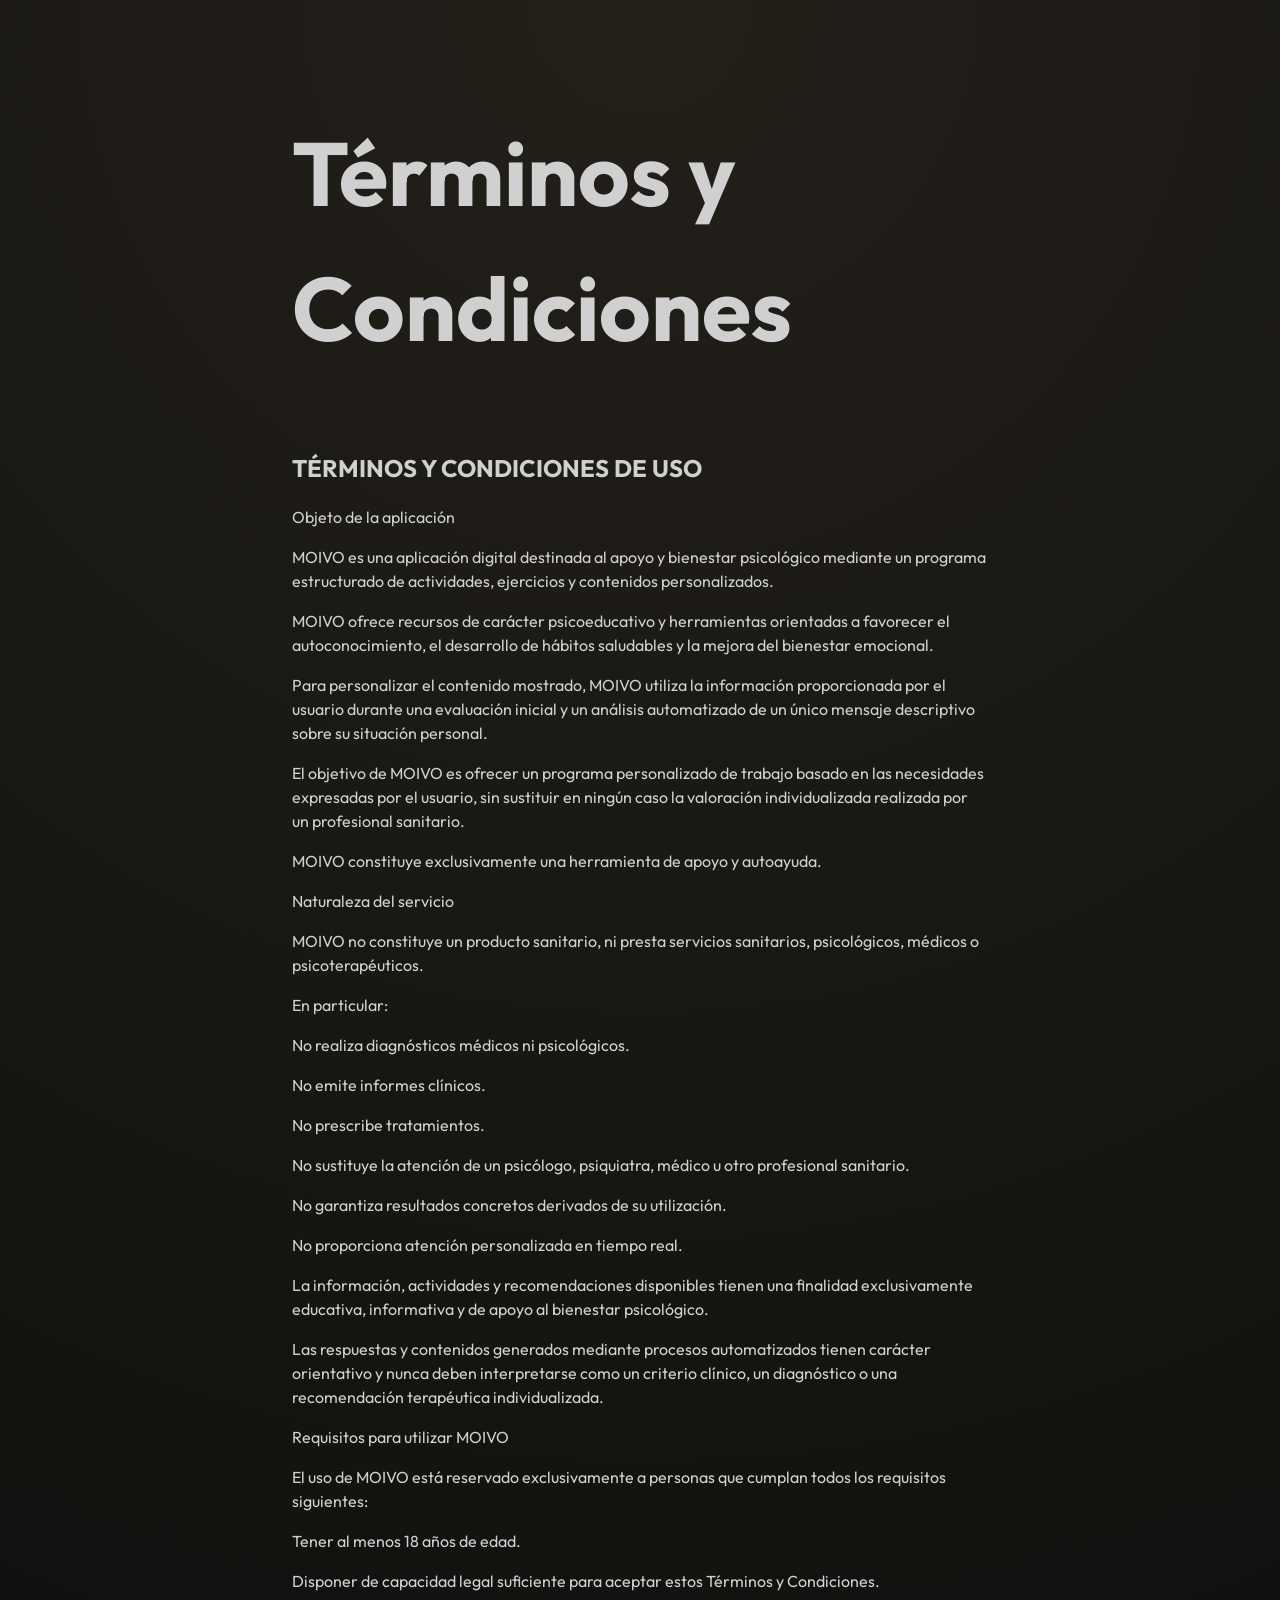
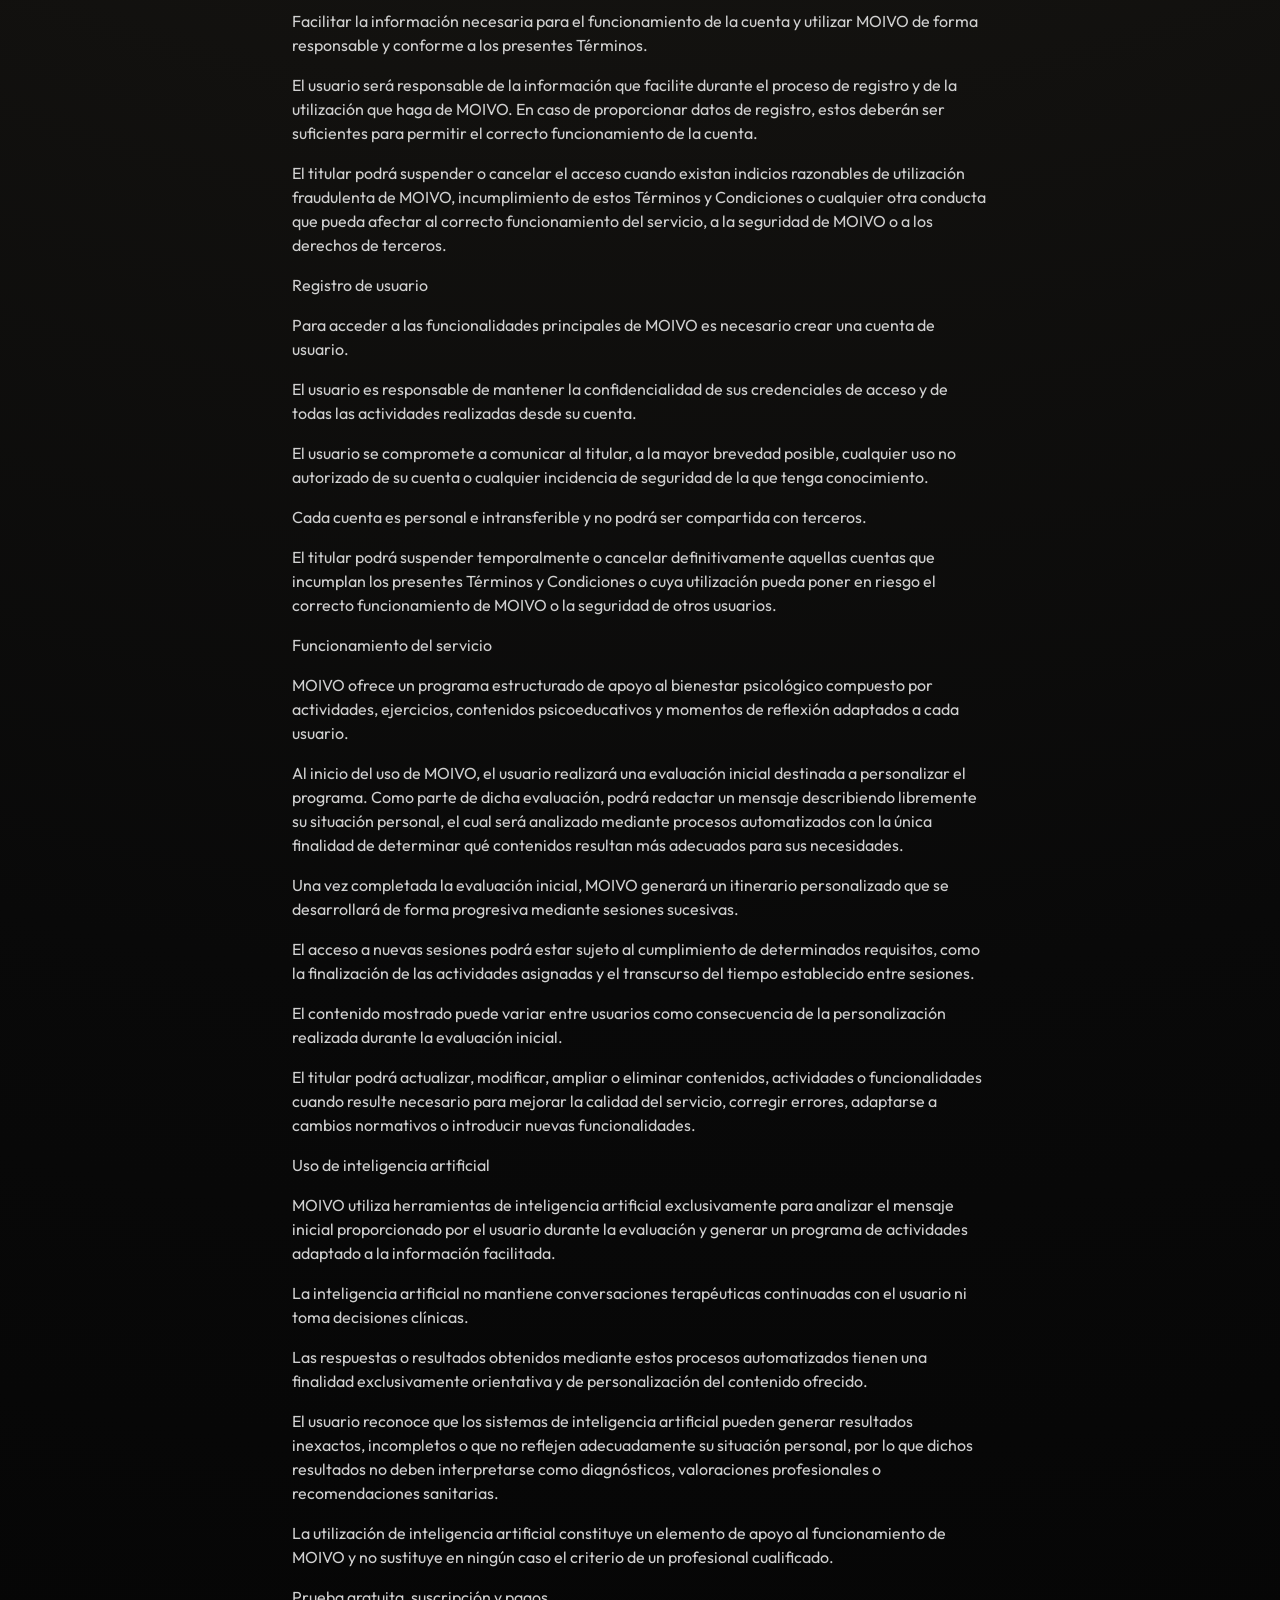
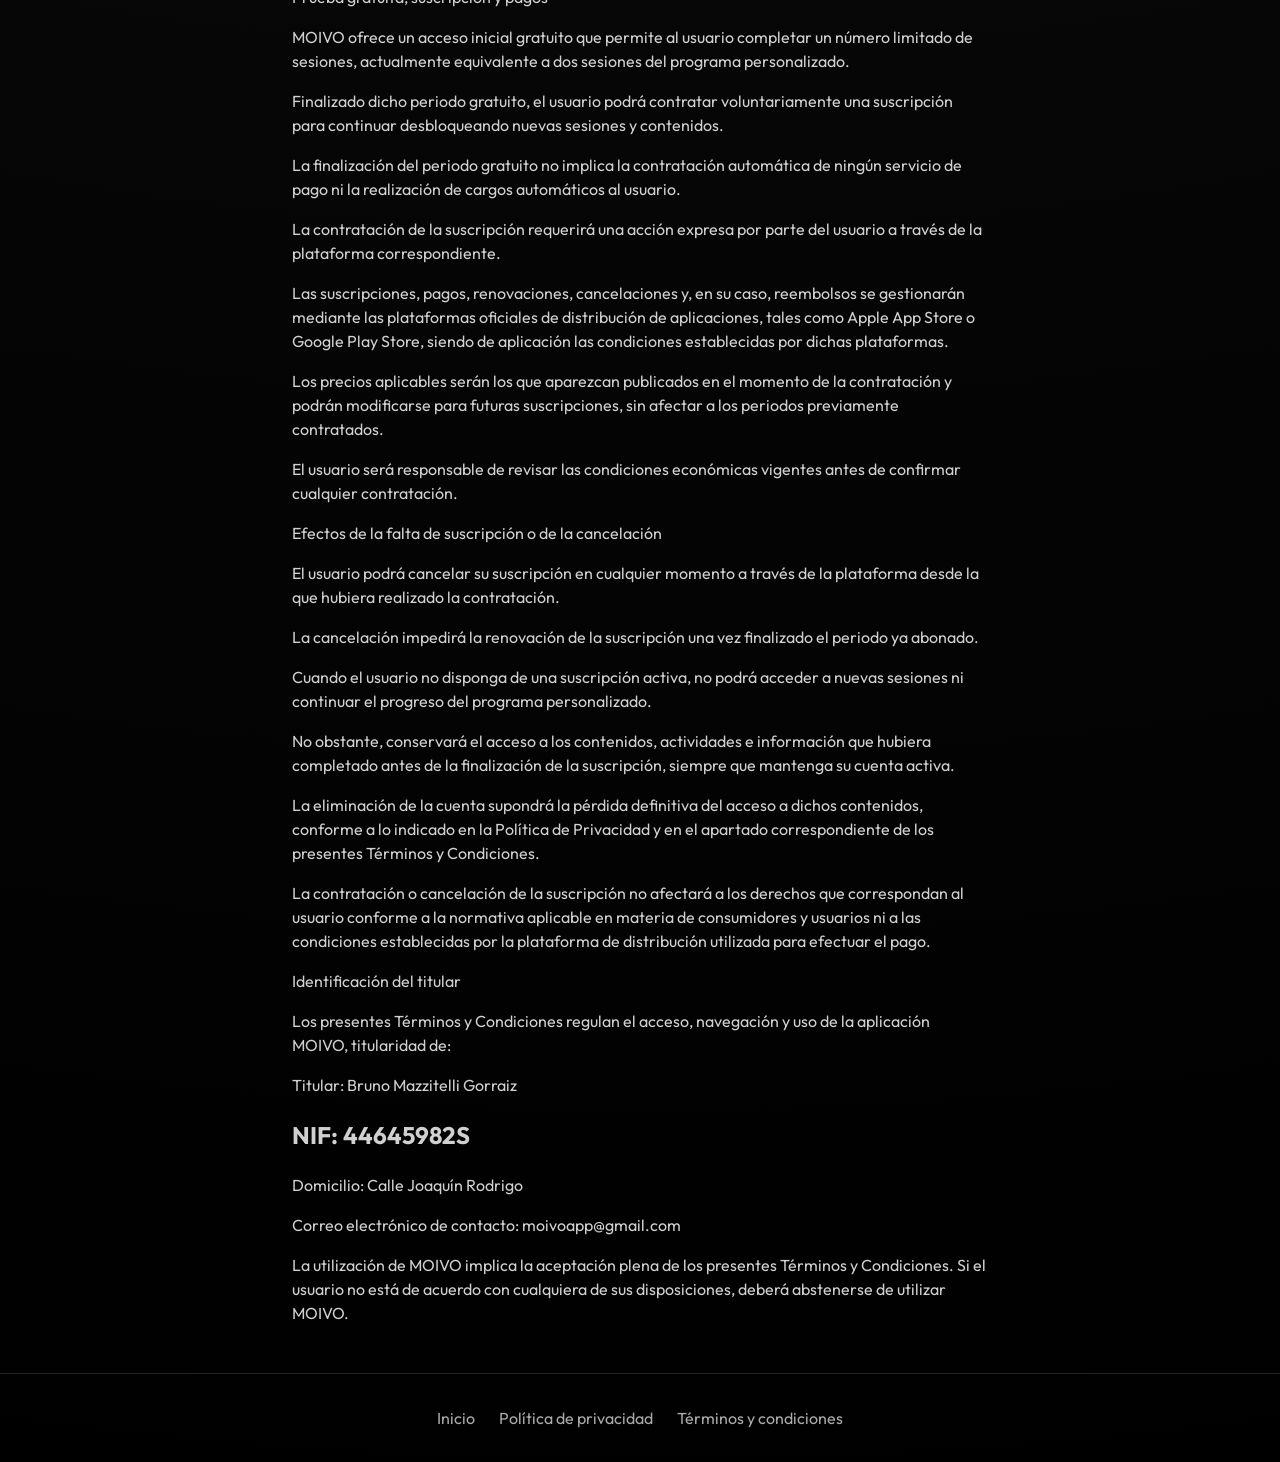
<file: terms.html>
<!DOCTYPE html><html lang="es"><head><meta charset="utf-8"><meta name="viewport" content="width=device-width,initial-scale=1"><title>Términos y Condiciones</title><link rel="stylesheet" href="styles.css"></head><body><section class="intro" style="text-align:left;max-width:900px"><h1>Términos y Condiciones</h1>
<h2>TÉRMINOS Y CONDICIONES DE USO</h2>
<p>Objeto de la aplicación</p>
<p>MOIVO es una aplicación digital destinada al apoyo y bienestar psicológico mediante un programa estructurado de actividades, ejercicios y contenidos personalizados.</p>
<p>MOIVO ofrece recursos de carácter psicoeducativo y herramientas orientadas a favorecer el autoconocimiento, el desarrollo de hábitos saludables y la mejora del bienestar emocional.</p>
<p>Para personalizar el contenido mostrado, MOIVO utiliza la información proporcionada por el usuario durante una evaluación inicial y un análisis automatizado de un único mensaje descriptivo sobre su situación personal.</p>
<p>El objetivo de MOIVO es ofrecer un programa personalizado de trabajo basado en las necesidades expresadas por el usuario, sin sustituir en ningún caso la valoración individualizada realizada por un profesional sanitario.</p>
<p>MOIVO constituye exclusivamente una herramienta de apoyo y autoayuda.</p>
<p>Naturaleza del servicio</p>
<p>MOIVO no constituye un producto sanitario, ni presta servicios sanitarios, psicológicos, médicos o psicoterapéuticos.</p>
<p>En particular:</p>
<p>No realiza diagnósticos médicos ni psicológicos.</p>
<p>No emite informes clínicos.</p>
<p>No prescribe tratamientos.</p>
<p>No sustituye la atención de un psicólogo, psiquiatra, médico u otro profesional sanitario.</p>
<p>No garantiza resultados concretos derivados de su utilización.</p>
<p>No proporciona atención personalizada en tiempo real.</p>
<p>La información, actividades y recomendaciones disponibles tienen una finalidad exclusivamente educativa, informativa y de apoyo al bienestar psicológico.</p>
<p>Las respuestas y contenidos generados mediante procesos automatizados tienen carácter orientativo y nunca deben interpretarse como un criterio clínico, un diagnóstico o una recomendación terapéutica individualizada.</p>
<p>Requisitos para utilizar MOIVO</p>
<p>El uso de MOIVO está reservado exclusivamente a personas que cumplan todos los requisitos siguientes:</p>
<p>Tener al menos 18 años de edad.</p>
<p>Disponer de capacidad legal suficiente para aceptar estos Términos y Condiciones.</p>
<p>Facilitar la información necesaria para el funcionamiento de la cuenta y utilizar MOIVO de forma responsable y conforme a los presentes Términos.</p>
<p>El usuario será responsable de la información que facilite durante el proceso de registro y de la utilización que haga de MOIVO. En caso de proporcionar datos de registro, estos deberán ser suficientes para permitir el correcto funcionamiento de la cuenta.</p>
<p>El titular podrá suspender o cancelar el acceso cuando existan indicios razonables de utilización fraudulenta de MOIVO, incumplimiento de estos Términos y Condiciones o cualquier otra conducta que pueda afectar al correcto funcionamiento del servicio, a la seguridad de MOIVO o a los derechos de terceros.</p>
<p>Registro de usuario</p>
<p>Para acceder a las funcionalidades principales de MOIVO es necesario crear una cuenta de usuario.</p>
<p>El usuario es responsable de mantener la confidencialidad de sus credenciales de acceso y de todas las actividades realizadas desde su cuenta.</p>
<p>El usuario se compromete a comunicar al titular, a la mayor brevedad posible, cualquier uso no autorizado de su cuenta o cualquier incidencia de seguridad de la que tenga conocimiento.</p>
<p>Cada cuenta es personal e intransferible y no podrá ser compartida con terceros.</p>
<p>El titular podrá suspender temporalmente o cancelar definitivamente aquellas cuentas que incumplan los presentes Términos y Condiciones o cuya utilización pueda poner en riesgo el correcto funcionamiento de MOIVO o la seguridad de otros usuarios.</p>
<p>Funcionamiento del servicio</p>
<p>MOIVO ofrece un programa estructurado de apoyo al bienestar psicológico compuesto por actividades, ejercicios, contenidos psicoeducativos y momentos de reflexión adaptados a cada usuario.</p>
<p>Al inicio del uso de MOIVO, el usuario realizará una evaluación inicial destinada a personalizar el programa. Como parte de dicha evaluación, podrá redactar un mensaje describiendo libremente su situación personal, el cual será analizado mediante procesos automatizados con la única finalidad de determinar qué contenidos resultan más adecuados para sus necesidades.</p>
<p>Una vez completada la evaluación inicial, MOIVO generará un itinerario personalizado que se desarrollará de forma progresiva mediante sesiones sucesivas.</p>
<p>El acceso a nuevas sesiones podrá estar sujeto al cumplimiento de determinados requisitos, como la finalización de las actividades asignadas y el transcurso del tiempo establecido entre sesiones.</p>
<p>El contenido mostrado puede variar entre usuarios como consecuencia de la personalización realizada durante la evaluación inicial.</p>
<p>El titular podrá actualizar, modificar, ampliar o eliminar contenidos, actividades o funcionalidades cuando resulte necesario para mejorar la calidad del servicio, corregir errores, adaptarse a cambios normativos o introducir nuevas funcionalidades.</p>
<p>Uso de inteligencia artificial</p>
<p>MOIVO utiliza herramientas de inteligencia artificial exclusivamente para analizar el mensaje inicial proporcionado por el usuario durante la evaluación y generar un programa de actividades adaptado a la información facilitada.</p>
<p>La inteligencia artificial no mantiene conversaciones terapéuticas continuadas con el usuario ni toma decisiones clínicas.</p>
<p>Las respuestas o resultados obtenidos mediante estos procesos automatizados tienen una finalidad exclusivamente orientativa y de personalización del contenido ofrecido.</p>
<p>El usuario reconoce que los sistemas de inteligencia artificial pueden generar resultados inexactos, incompletos o que no reflejen adecuadamente su situación personal, por lo que dichos resultados no deben interpretarse como diagnósticos, valoraciones profesionales o recomendaciones sanitarias.</p>
<p>La utilización de inteligencia artificial constituye un elemento de apoyo al funcionamiento de MOIVO y no sustituye en ningún caso el criterio de un profesional cualificado.</p>
<p>Prueba gratuita, suscripción y pagos</p>
<p>MOIVO ofrece un acceso inicial gratuito que permite al usuario completar un número limitado de sesiones, actualmente equivalente a dos sesiones del programa personalizado.</p>
<p>Finalizado dicho periodo gratuito, el usuario podrá contratar voluntariamente una suscripción para continuar desbloqueando nuevas sesiones y contenidos.</p>
<p>La finalización del periodo gratuito no implica la contratación automática de ningún servicio de pago ni la realización de cargos automáticos al usuario.</p>
<p>La contratación de la suscripción requerirá una acción expresa por parte del usuario a través de la plataforma correspondiente.</p>
<p>Las suscripciones, pagos, renovaciones, cancelaciones y, en su caso, reembolsos se gestionarán mediante las plataformas oficiales de distribución de aplicaciones, tales como Apple App Store o Google Play Store, siendo de aplicación las condiciones establecidas por dichas plataformas.</p>
<p>Los precios aplicables serán los que aparezcan publicados en el momento de la contratación y podrán modificarse para futuras suscripciones, sin afectar a los periodos previamente contratados.</p>
<p>El usuario será responsable de revisar las condiciones económicas vigentes antes de confirmar cualquier contratación.</p>
<p>Efectos de la falta de suscripción o de la cancelación</p>
<p>El usuario podrá cancelar su suscripción en cualquier momento a través de la plataforma desde la que hubiera realizado la contratación.</p>
<p>La cancelación impedirá la renovación de la suscripción una vez finalizado el periodo ya abonado.</p>
<p>Cuando el usuario no disponga de una suscripción activa, no podrá acceder a nuevas sesiones ni continuar el progreso del programa personalizado.</p>
<p>No obstante, conservará el acceso a los contenidos, actividades e información que hubiera completado antes de la finalización de la suscripción, siempre que mantenga su cuenta activa.</p>
<p>La eliminación de la cuenta supondrá la pérdida definitiva del acceso a dichos contenidos, conforme a lo indicado en la Política de Privacidad y en el apartado correspondiente de los presentes Términos y Condiciones.</p>
<p>La contratación o cancelación de la suscripción no afectará a los derechos que correspondan al usuario conforme a la normativa aplicable en materia de consumidores y usuarios ni a las condiciones establecidas por la plataforma de distribución utilizada para efectuar el pago.</p>
<p>Identificación del titular</p>
<p>Los presentes Términos y Condiciones regulan el acceso, navegación y uso de la aplicación MOIVO, titularidad de:</p>
<p>Titular: Bruno Mazzitelli Gorraiz</p>
<h2>NIF: 44645982S</h2>
<p>Domicilio: Calle Joaquín Rodrigo</p>
<p>Correo electrónico de contacto: moivoapp@gmail.com</p>
<p>La utilización de MOIVO implica la aceptación plena de los presentes Términos y Condiciones. Si el usuario no está de acuerdo con cualquiera de sus disposiciones, deberá abstenerse de utilizar MOIVO.</p>
</section><footer><a href="index.html">Inicio</a> <a href="privacy.html">Política de privacidad</a> <a href="terms.html">Términos y condiciones</a></footer></body></html>
</file>
<file: styles.css>
@import url('https://fonts.googleapis.com/css2?family=Outfit:wght@300;400;500;700&family=Jura:wght@300;400&display=swap');
*{box-sizing:border-box}body{margin:0;font-family:Outfit,sans-serif;color:#fff;background:radial-gradient(circle at top,#23201a,#090909 55%,#000);line-height:1.5}
.hero{min-height:100vh;display:flex;flex-direction:column;justify-content:center;align-items:center;text-align:center;padding:2rem}
.logo{font-family:Jura,sans-serif;font-size:3rem;letter-spacing:.4rem;font-weight:300}
h1{font-size:clamp(2.5rem,7vw,5.8rem);font-weight:700;max-width:900px}
.sub{color:#bcbcbc}
.buttons{display:flex;gap:1rem;flex-wrap:wrap}
.btn{padding:1rem 1.6rem;border:1px solid #b48a3a;border-radius:999px;color:#fff;text-decoration:none;transition:.25s}
.btn:hover{background:#b48a3a;color:#000}
.secondary{border-color:#666}.cards{display:grid;grid-template-columns:repeat(auto-fit,minmax(220px,1fr));gap:1rem;padding:5rem 8%}
.card,.phone{background:rgba(255,255,255,.04);border:1px solid rgba(255,255,255,.08);border-radius:20px;padding:2rem;text-align:center;transition:.25s}
.card:hover,.phone:hover{transform:translateY(-4px)}
.intro,.contact{max-width:800px;margin:auto;padding:2rem 8%;text-align:center;color:#d0d0d0}
.phones{display:grid;grid-template-columns:repeat(auto-fit,minmax(180px,1fr));gap:2rem;padding:2rem 8%}.phone{height:380px;display:flex;align-items:center;justify-content:center}
footer{padding:2rem;text-align:center;border-top:1px solid #222;display:flex;gap:1.5rem;justify-content:center;flex-wrap:wrap}
footer a{color:#aaa;text-decoration:none}
@media(max-width:700px){.hero{padding:1.5rem}}

.logo-img{width:140px;max-width:45vw;display:block;margin:0 auto 2rem auto}
</file>
